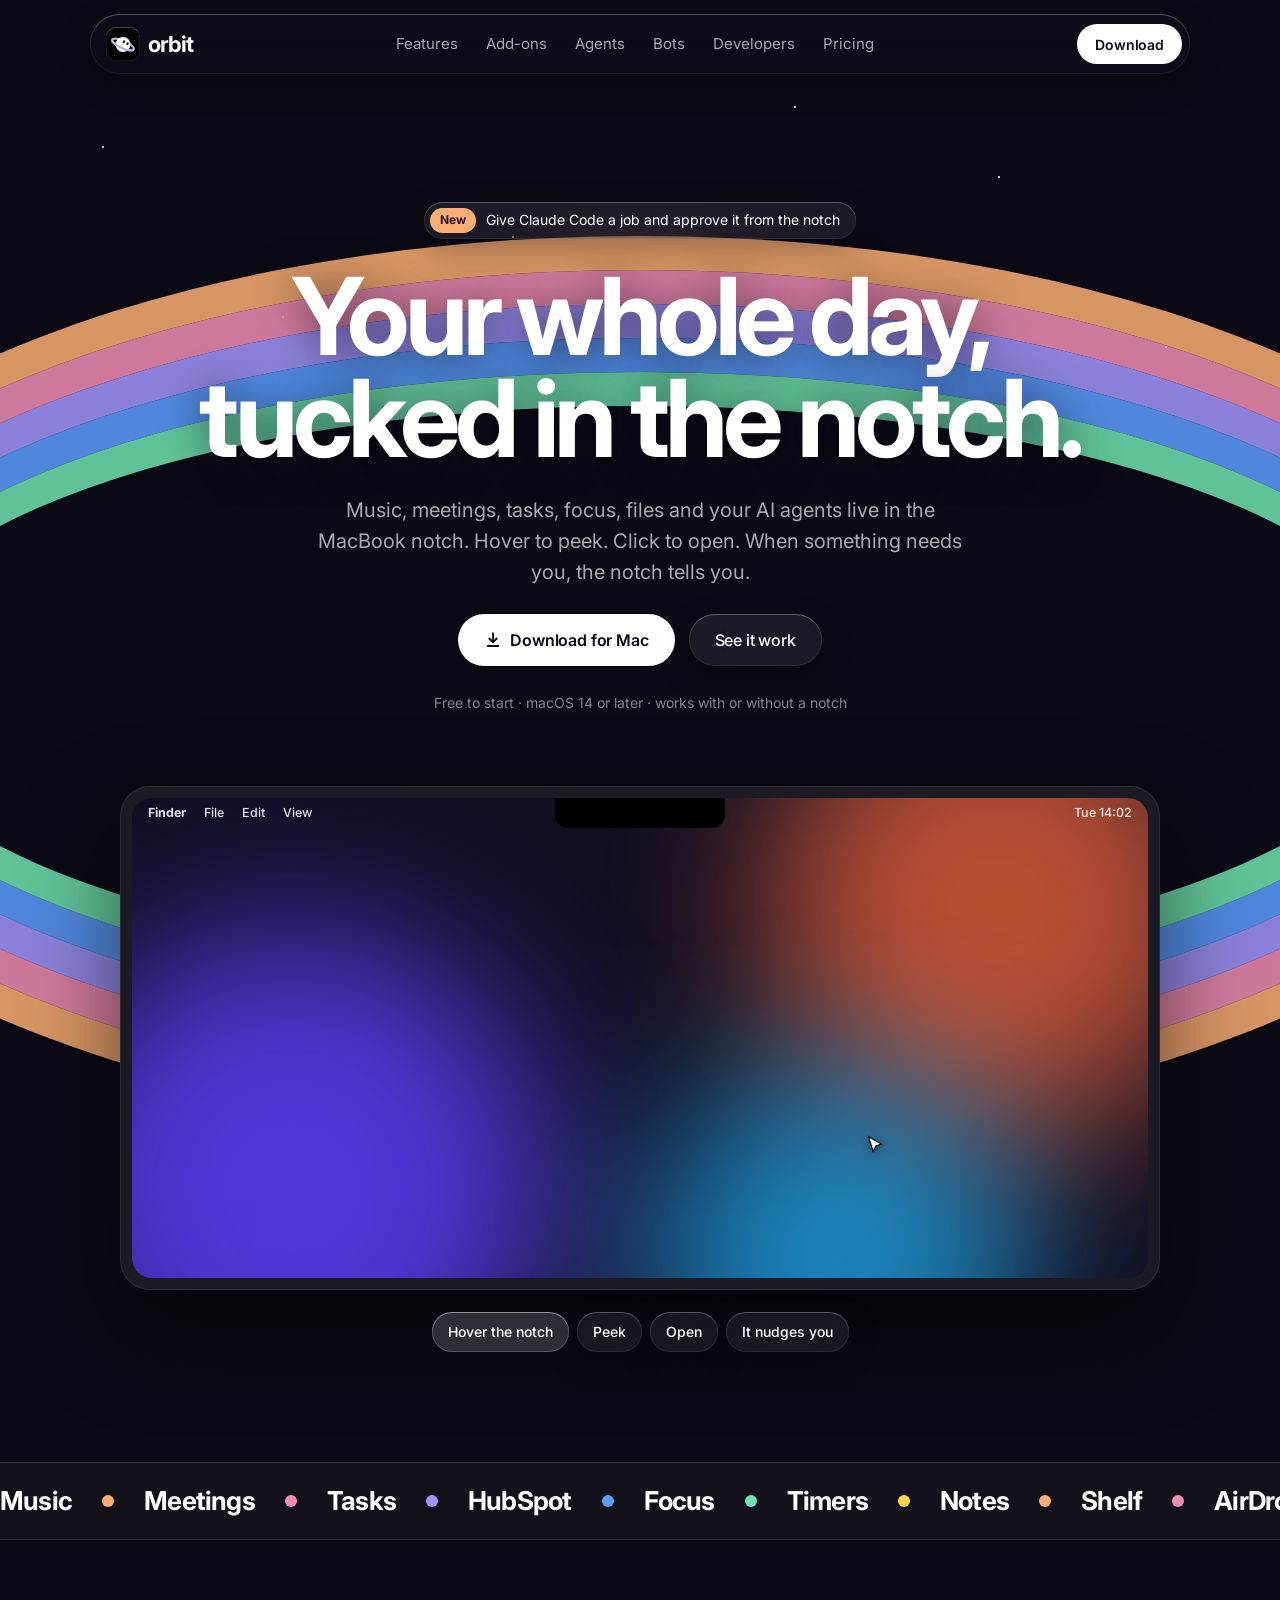
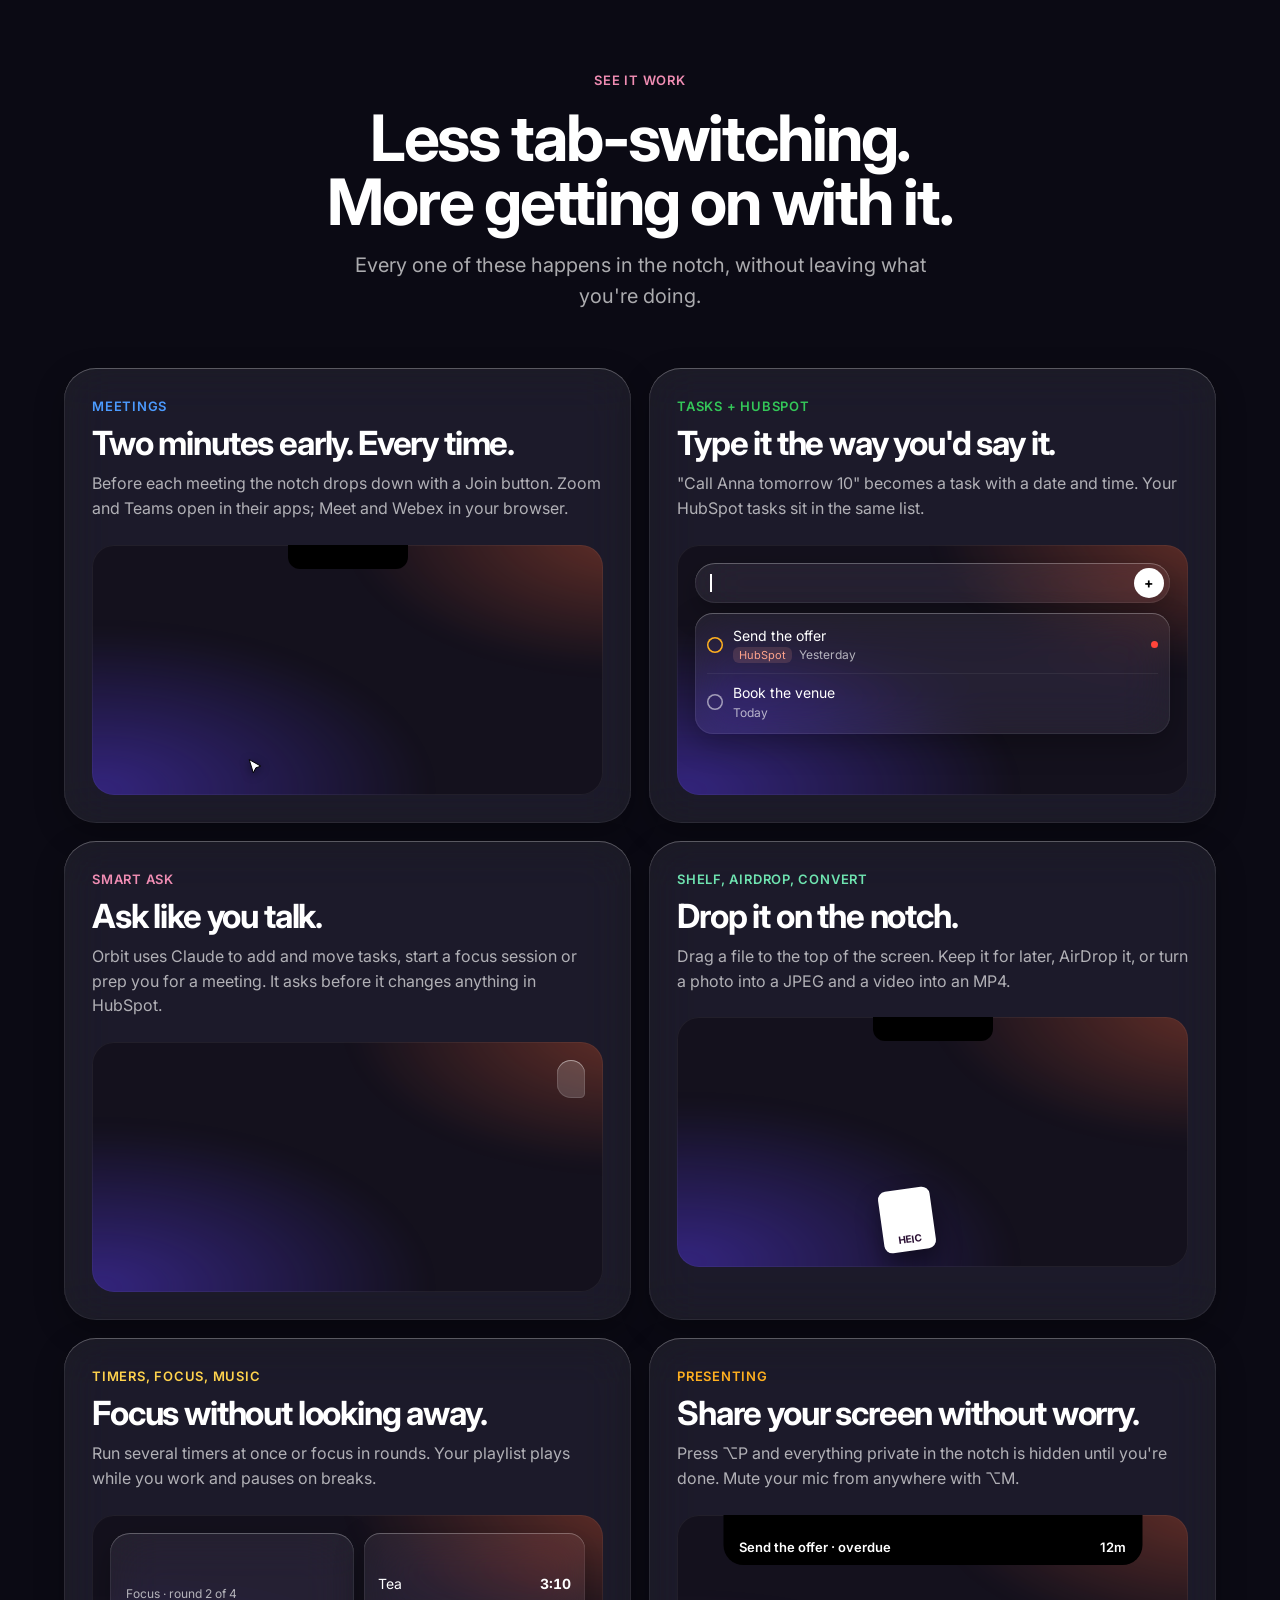
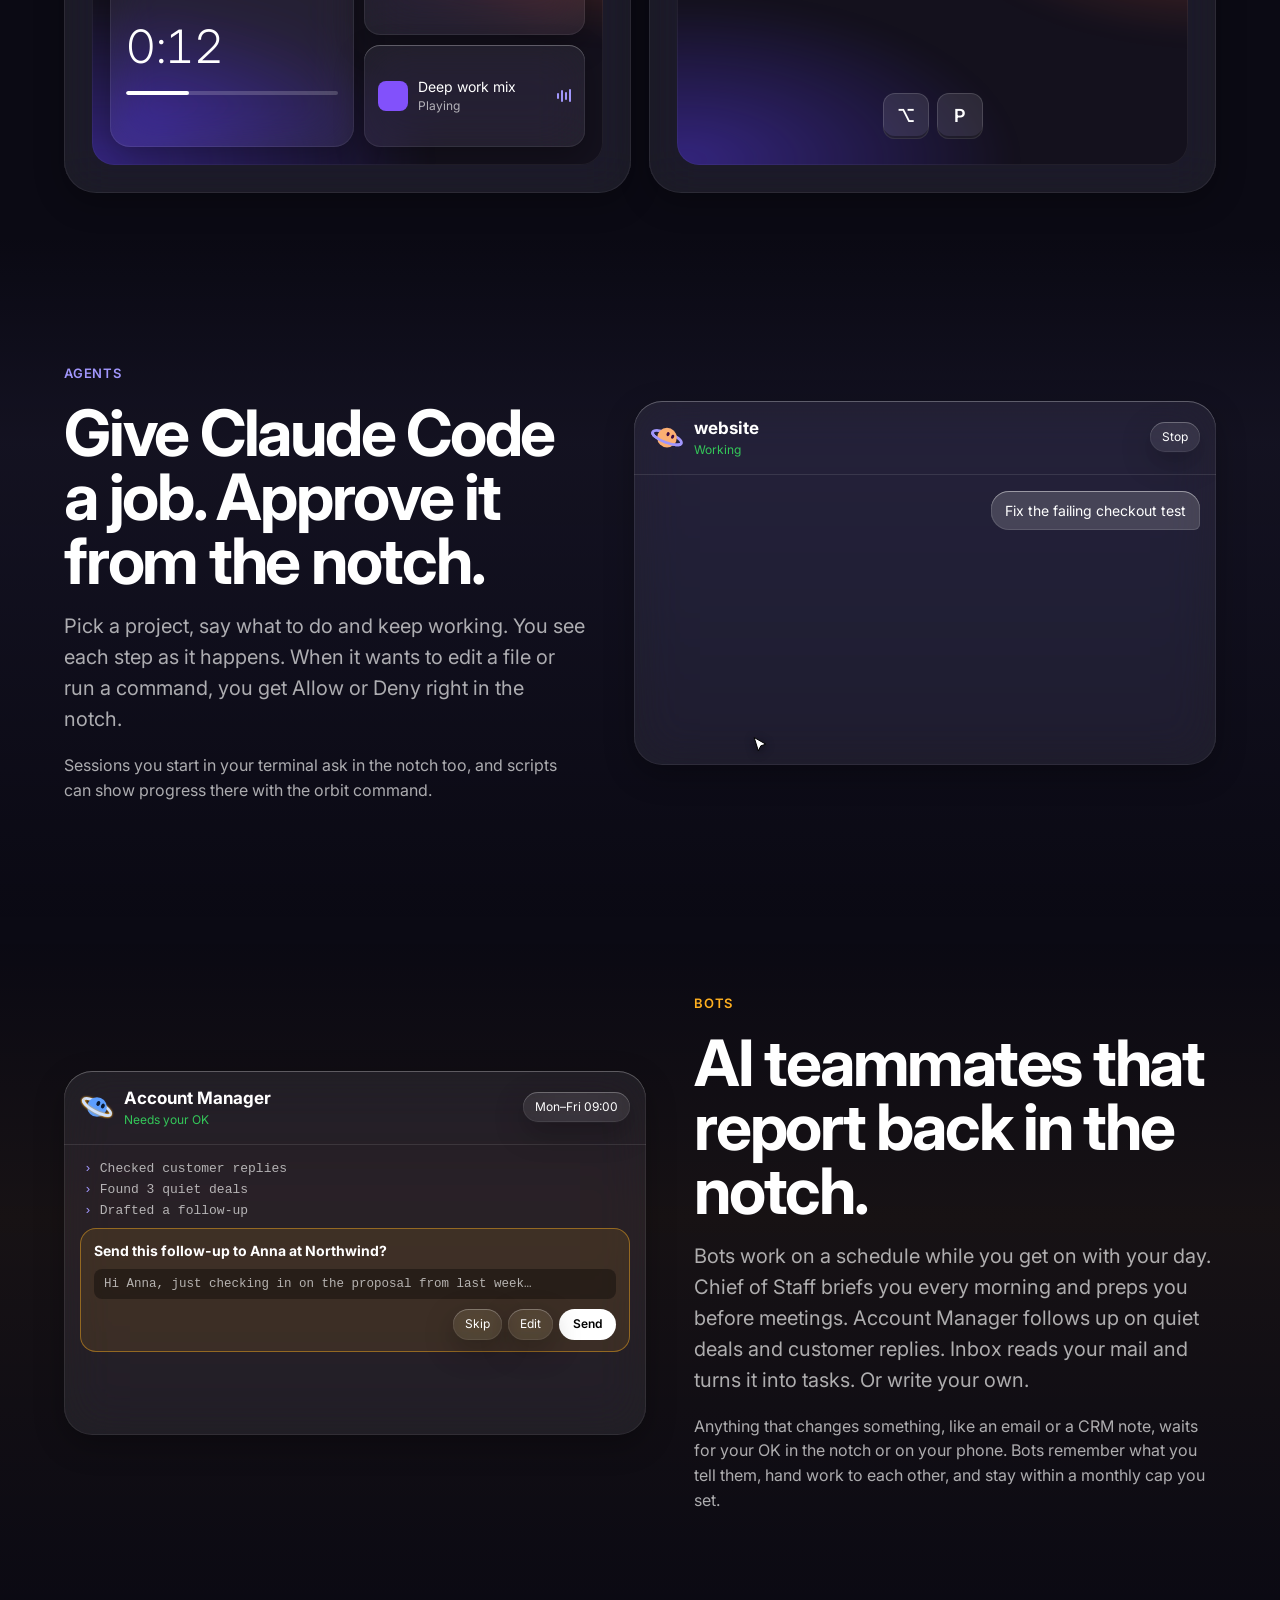
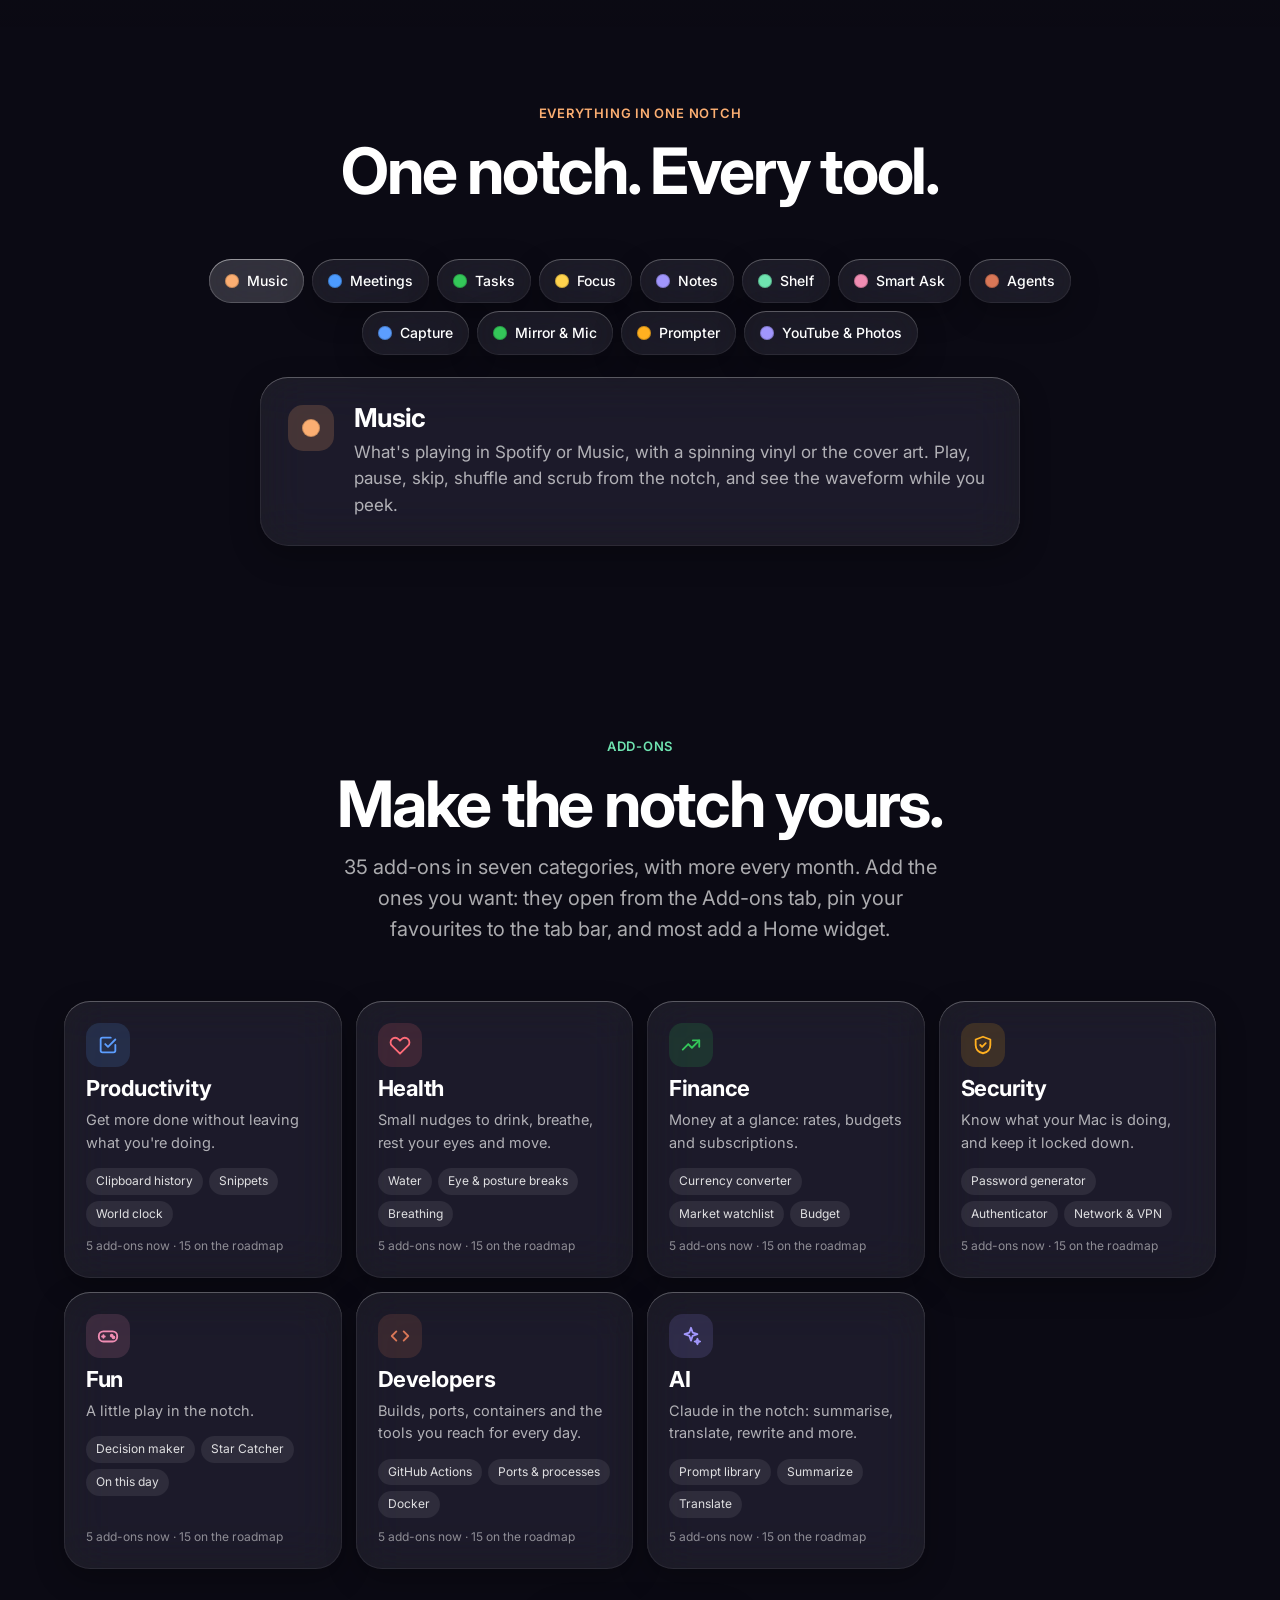
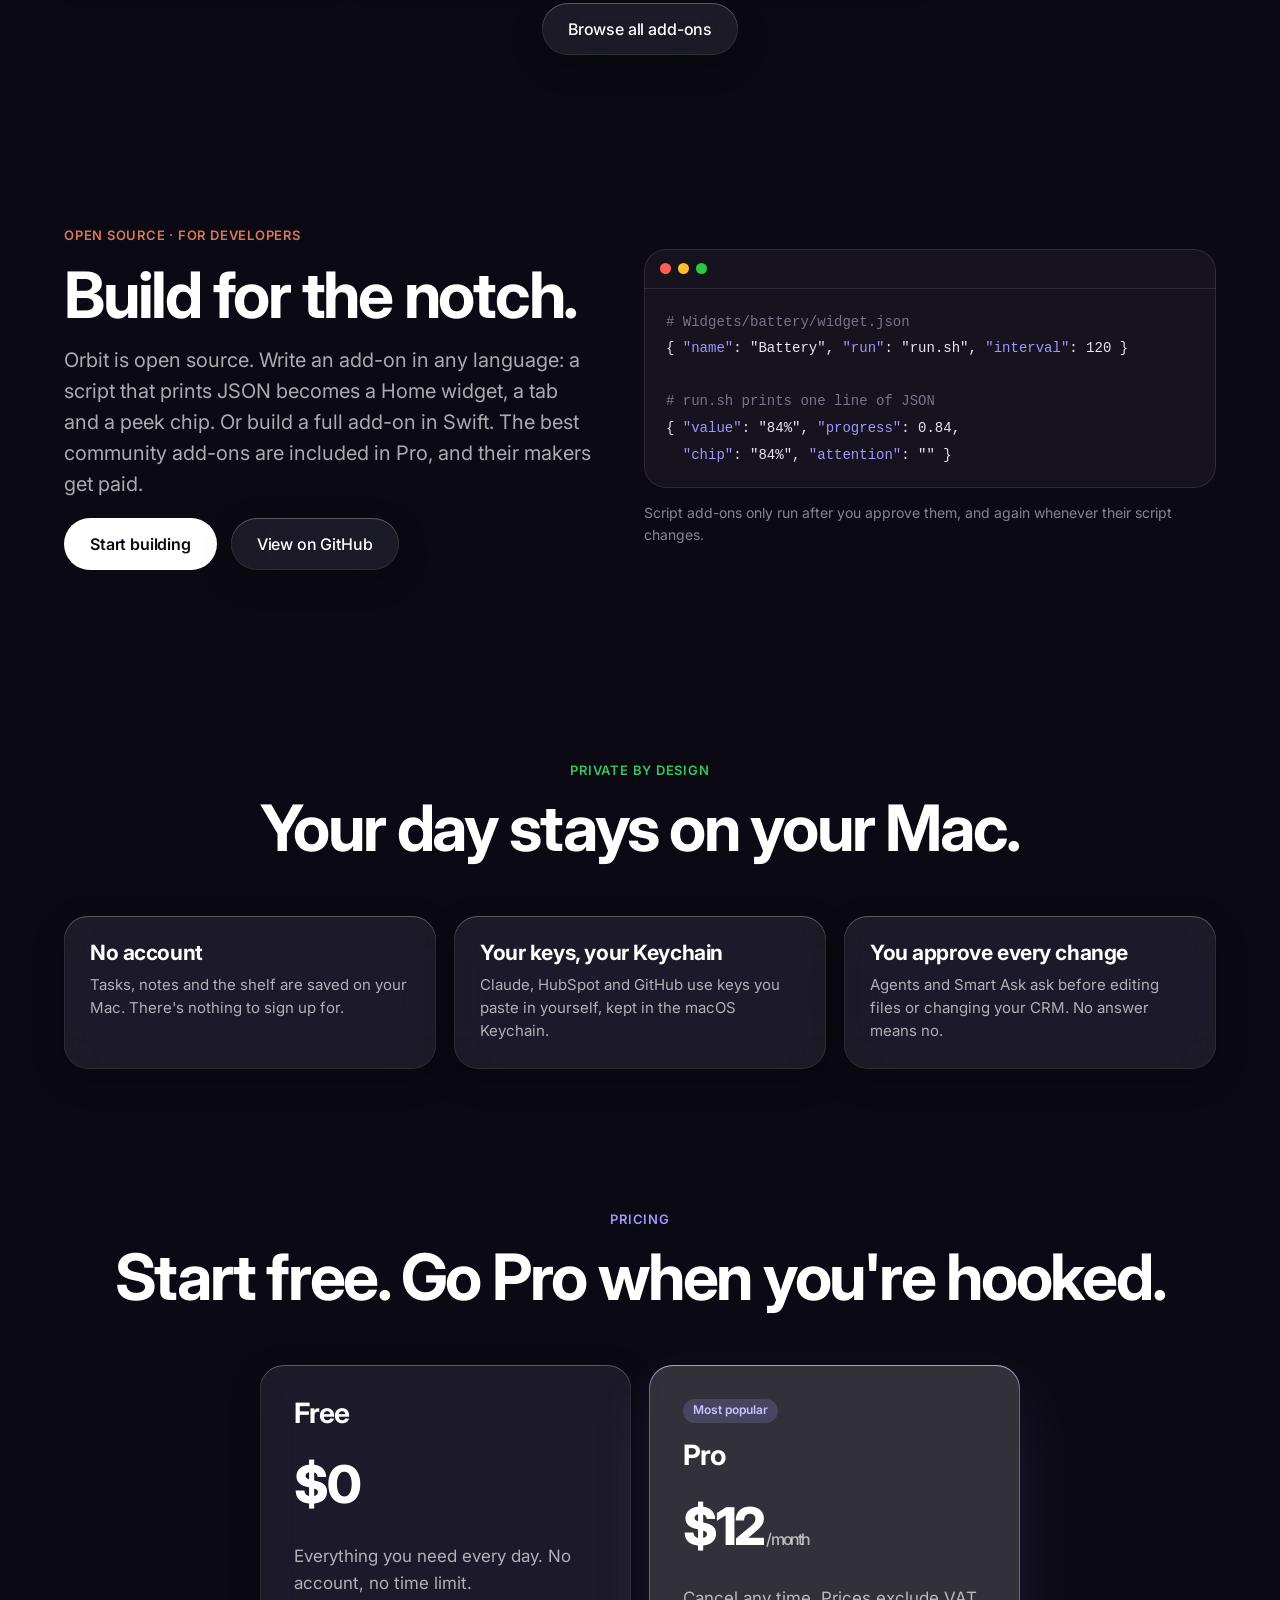
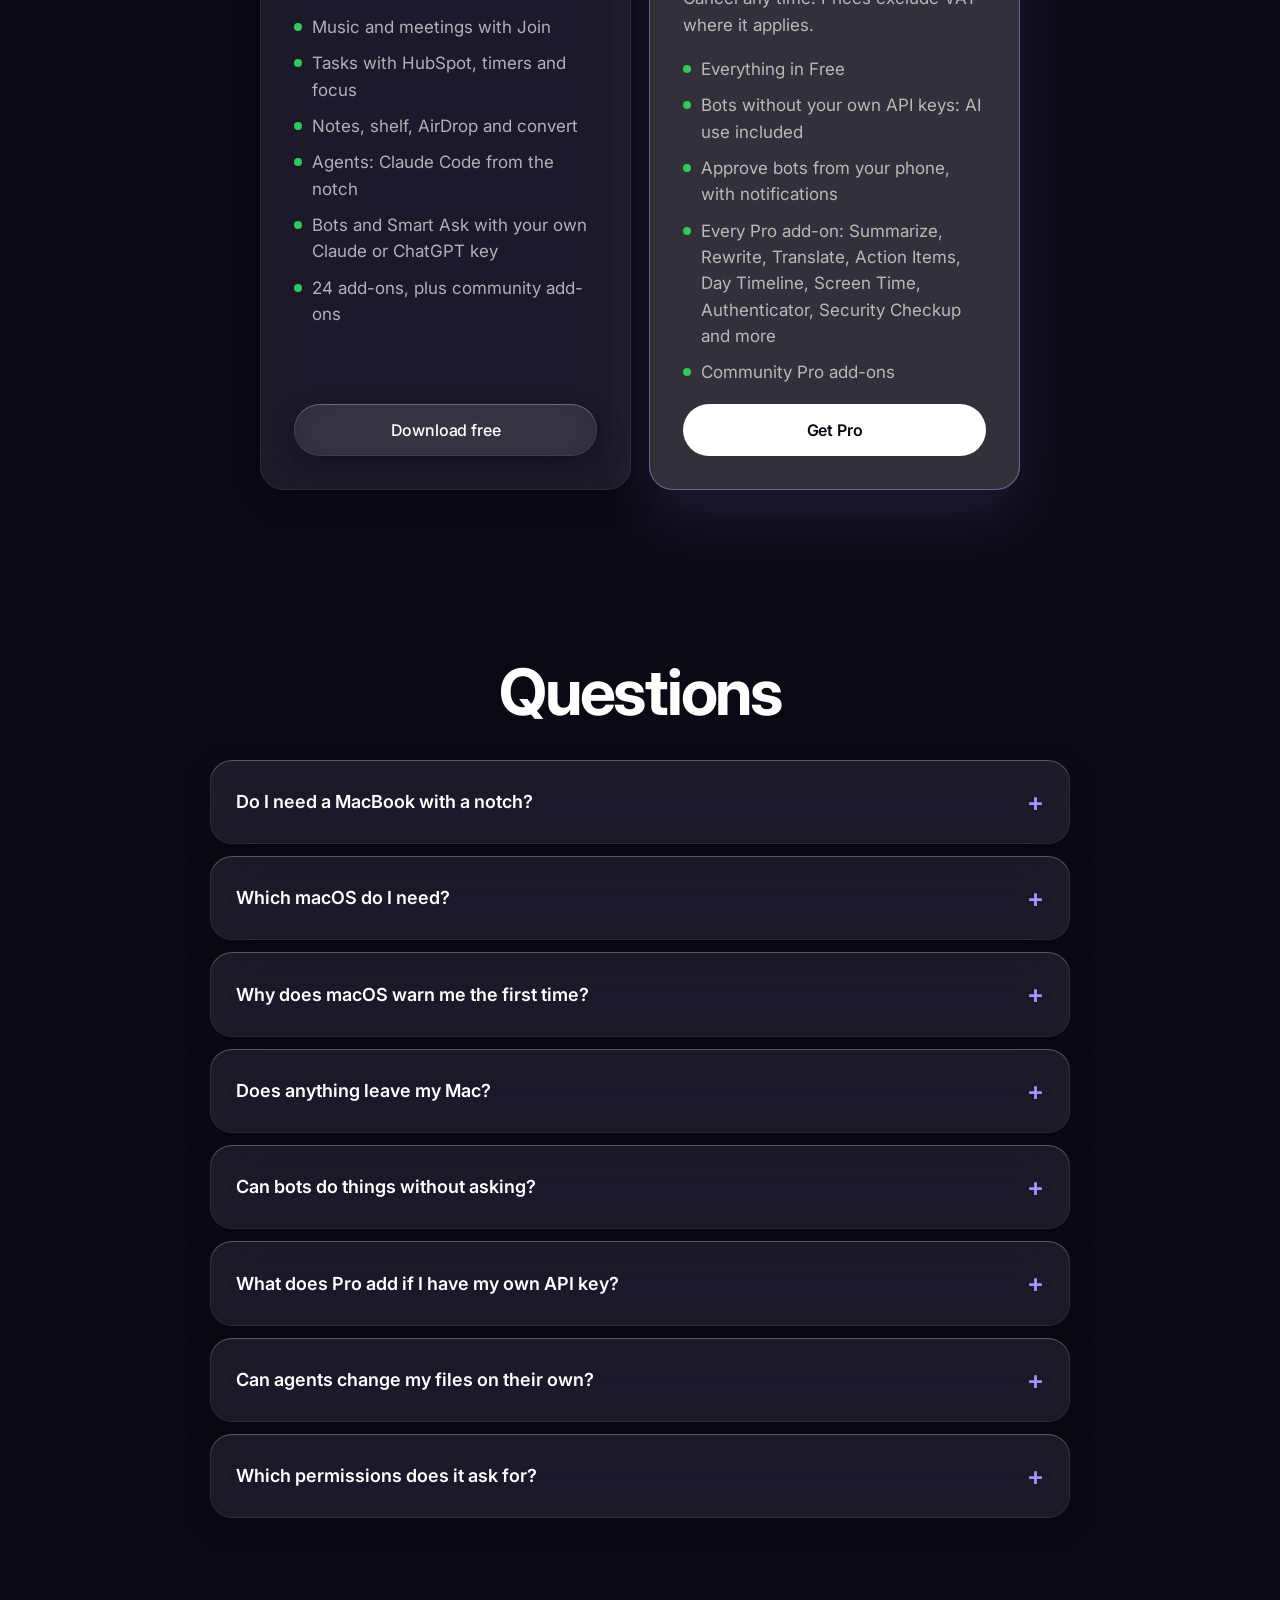
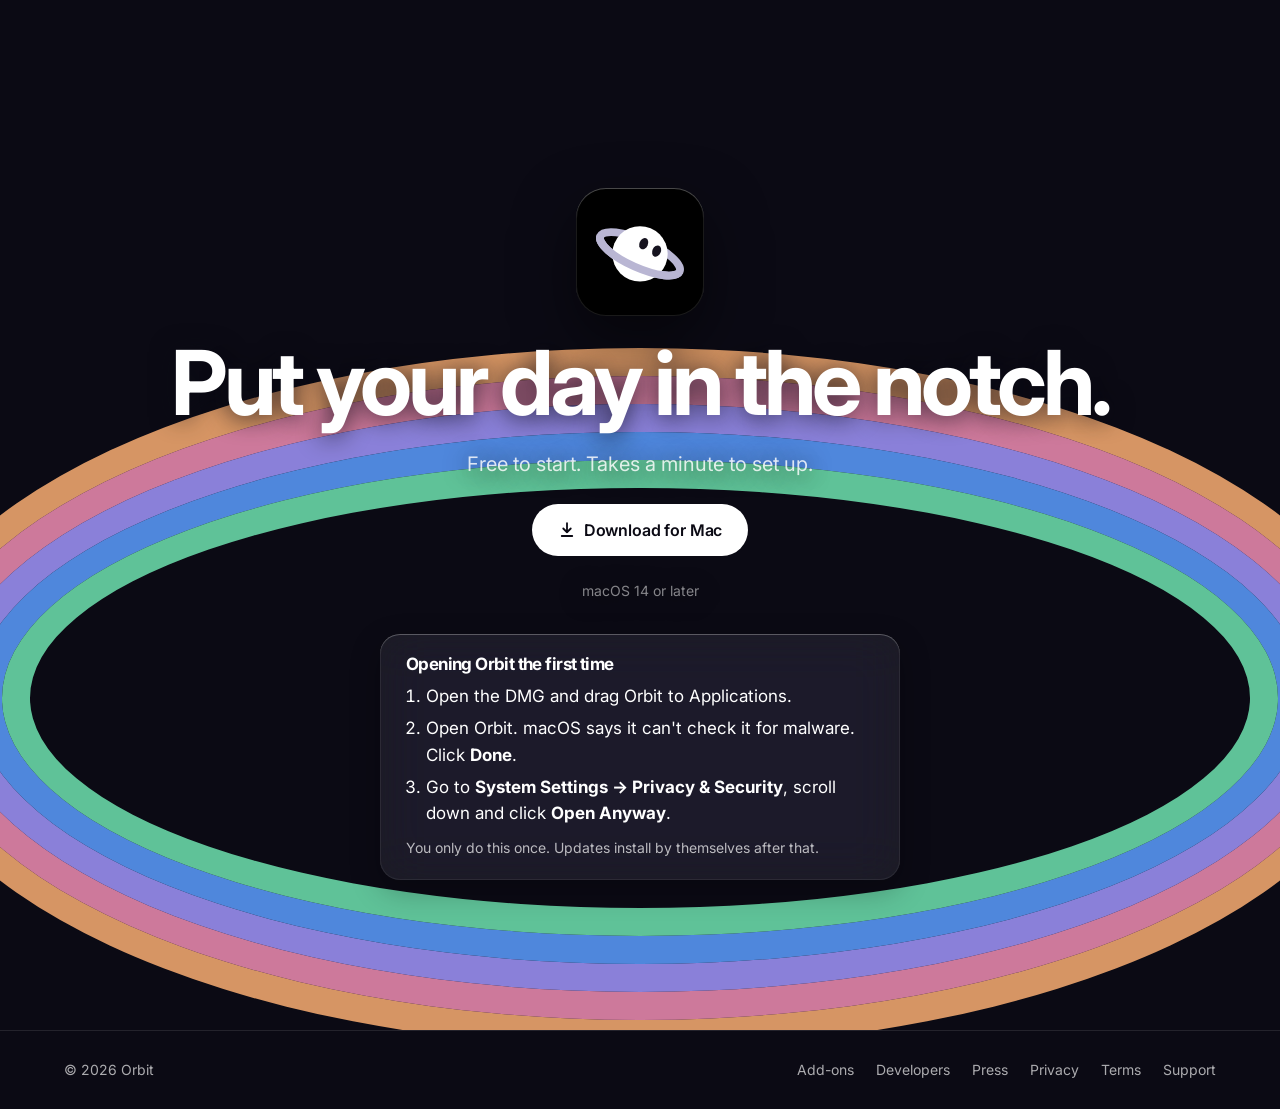
<file: website/index.html>
<!doctype html>
<html lang="en">
<head>
  <meta charset="utf-8">
  <meta name="viewport" content="width=device-width, initial-scale=1">
  <title>Orbit — your whole day, in the Mac notch</title>
  <meta name="description" content="Orbit turns the MacBook notch into a home for your music, meetings, tasks, focus, files and AI agents. Hover to peek, click to open.">
  <meta name="theme-color" content="#0B0A14">
  <meta property="og:title" content="Orbit — your whole day, in the Mac notch">
  <meta property="og:description" content="Music, meetings, tasks, focus, files and AI agents, one hover away.">
  <link rel="icon" href="assets/favicon.svg" type="image/svg+xml">
  <link rel="preconnect" href="https://fonts.googleapis.com">
  <link rel="preconnect" href="https://fonts.gstatic.com" crossorigin>
  <link href="https://fonts.googleapis.com/css2?family=Inter:wght@300;400;500;600;700;800&display=swap" rel="stylesheet">
  <link rel="stylesheet" href="assets/styles.css">
  <script src="assets/orbit.js" defer></script>
  <script src="assets/addons.js" defer></script>
  <script src="assets/main.js" defer></script>
</head>
<body>

<div class="nav-shell">
  <nav class="nav glass" aria-label="Main">
    <a class="brand" href="#top" aria-label="Orbit home"><span class="app-icon" aria-hidden="true"><orbit-character size="26" color="White" motion="still"></orbit-character></span>orbit</a>
    <div class="nav-links">
      <a href="#features">Features</a>
      <a href="#addons">Add-ons</a>
      <a href="#agents">Agents</a>
      <a href="#bots">Bots</a>
      <a href="developers.html">Developers</a>
      <a href="#pricing">Pricing</a>
    </div>
    <a class="btn btn-primary btn-sm" href="#download">Download</a>
  </nav>
</div>

<main>
  <!-- Hero -->
  <section class="hero" id="top">
    <div class="stars" aria-hidden="true">
      <span style="left:8%;top:160px"></span><span style="left:22%;top:330px;animation-delay:1s"></span>
      <span style="left:78%;top:190px;animation-delay:.5s"></span><span style="left:91%;top:360px;animation-delay:1.8s"></span>
      <span style="left:62%;top:120px;animation-delay:2.3s"></span><span style="left:40%;top:250px;animation-delay:1.4s"></span>
    </div>
    <div class="rings" aria-hidden="true" style="top:250px"><span></span><span></span><span></span><span></span><span></span></div>

    <div class="wrap hero-copy">
      <a class="badge glass" href="#agents"><b>New</b>Give Claude Code a job and approve it from the notch</a>
      <h1>Your whole day, tucked in the notch.</h1>
      <p class="lead">Music, meetings, tasks, focus, files and your AI agents live in the MacBook notch. Hover to peek. Click to open. When something needs you, the notch tells you.</p>
      <div class="actions">
        <a class="btn btn-primary" href="#download">
          <svg width="18" height="18" viewBox="0 0 24 24" aria-hidden="true"><path d="M12 3v12m0 0l-5-5m5 5l5-5M5 20h14" fill="none" stroke="currentColor" stroke-width="2.4" stroke-linecap="round" stroke-linejoin="round"/></svg>
          Download for Mac</a>
        <a class="btn btn-glass glass" href="#features">See it work</a>
      </div>
      <p class="meta">Free to start · macOS 14 or later · works with or without a notch</p>
    </div>

    <!-- The notch film: hover → peek → open → nudge, on a loop -->
    <div class="wrap" style="position:relative">
      <div class="device">
        <div class="screen film" id="film" data-state="open" role="img" aria-label="The Orbit app: the MacBook notch widens into a peek, opens into a glass panel, and drops down an alert before a meeting">
          <div class="blob" style="width:520px;height:520px;left:-100px;top:130px;background:#5B3DF5;opacity:.85"></div>
          <div class="blob" style="width:460px;height:460px;right:-80px;top:-120px;background:#FF6A3D;opacity:.7"></div>
          <div class="blob" style="width:380px;height:380px;right:120px;bottom:-170px;background:#1FB6FF;opacity:.7"></div>
          <div class="menubar" aria-hidden="true"><span>Finder</span><span>File</span><span>Edit</span><span>View</span><span class="clock">Tue 14:02</span></div>

          <!-- Peek -->
          <div class="peek-pill">
            <span class="peek-l"><i class="art"></i><i class="wave"><b></b><b></b><b></b><b></b><b></b></i></span>
            <span class="peek-r"><i class="dot" style="background:var(--meeting)"></i>12m</span>
            <span class="peek-chips"><span>Weekly sync · in 12 min</span><span>2 tasks due today</span></span>
          </div>

          <!-- Open panel -->
          <div class="app-panel panel">
            <div class="app-head">
              <span class="who"><orbit-character size="30" color="White" motion="idle"></orbit-character>Afternoon, Sam</span>
              <span class="dots"><span class="glass"></span><span class="glass"></span><span class="glass"></span></span>
            </div>
            <div class="tabbar glass">
              <span class="on glass-hi"><svg width="13" height="13" viewBox="0 0 24 24" fill="none" stroke="currentColor" stroke-width="2.2"><rect x="3" y="3" width="7" height="7" rx="2"/><rect x="14" y="3" width="7" height="7" rx="2"/><rect x="3" y="14" width="7" height="7" rx="2"/><rect x="14" y="14" width="7" height="7" rx="2"/></svg>Home</span>
              <span><svg width="13" height="13" viewBox="0 0 24 24" fill="none" stroke="currentColor" stroke-width="2.2" stroke-linecap="round"><path d="M9 18V5l11-2v13"/><circle cx="6" cy="18" r="3"/><circle cx="17" cy="16" r="3"/></svg></span>
              <span><svg width="13" height="13" viewBox="0 0 24 24" fill="none" stroke="currentColor" stroke-width="2.2" stroke-linecap="round"><rect x="3" y="5" width="18" height="16" rx="3"/><path d="M3 10h18M8 3v4M16 3v4"/></svg></span>
              <span><svg width="13" height="13" viewBox="0 0 24 24" fill="none" stroke="currentColor" stroke-width="2.2" stroke-linecap="round"><circle cx="12" cy="12" r="9"/><path d="M8 12l3 3 5-6"/></svg></span>
              <span><svg width="13" height="13" viewBox="0 0 24 24" fill="none" stroke="currentColor" stroke-width="2.2" stroke-linecap="round"><circle cx="12" cy="13" r="8"/><path d="M12 9v4l2 2M10 2h4"/></svg></span>
              <span><svg width="13" height="13" viewBox="0 0 24 24" fill="none" stroke="currentColor" stroke-width="2.2" stroke-linejoin="round"><path d="M3 13l3-8h12l3 8v6H3z"/><path d="M3 13h5l1 2h6l1-2h5"/></svg></span>
              <span><svg width="13" height="13" viewBox="0 0 24 24" fill="none" stroke="currentColor" stroke-width="2.2" stroke-linecap="round"><path d="M8 7l-5 5 5 5M16 7l5 5-5 5"/></svg></span>
            </div>
            <div class="app-grid">
              <div class="tile glass span2">
                <small><i class="ring-dot" style="width:7px;height:7px;background:var(--meeting)"></i>Next meeting · in 12 min</small>
                <div class="big">Weekly sync</div>
                <div style="display:flex;gap:6px"><span class="pill-w">Join</span><span class="pill-g glass">Prep</span></div>
              </div>
              <div class="tile glass">
                <small>Focus</small>
                <div class="num" data-live-timer>17:42</div>
                <div class="bar"><i style="width:40%;background:var(--o-mint)"></i></div>
              </div>
              <div class="tile glass" style="flex-direction:row;align-items:center;gap:10px">
                <span style="width:40px;height:40px;border-radius:10px;background:#E8603C;flex-shrink:0"></span>
                <span style="min-width:0"><b style="font-size:12px;display:block">Now playing</b><small>Spotify</small></span>
              </div>
              <div class="tile glass opt">
                <div class="task"><i class="ring-dot" style="box-shadow:inset 0 0 0 1.5px var(--attention)"></i>Send the offer</div>
                <div class="task"><i class="ring-dot" style="box-shadow:inset 0 0 0 1.5px rgba(255,255,255,.6)"></i>Call Anna 16:00</div>
              </div>
              <div class="tile glass" style="flex-direction:row;align-items:center;gap:8px">
                <orbit-character size="36" color="Original" motion="working"></orbit-character>
                <span style="min-width:0"><b style="font-size:12px;display:block">Claude Code</b><small>working…</small></span>
              </div>
            </div>
          </div>

          <!-- Nudge: meeting alert -->
          <div class="alert-panel panel">
            <orbit-character size="50" color="White" mood="wide" motion="nudge" tint="#4C9BFF"></orbit-character>
            <span style="flex-grow:1;min-width:0"><b style="display:block;font-size:15px">Weekly sync starts in 2 min</b><small style="color:var(--text-2);font-size:12px">Zoom · 4 people</small></span>
            <span class="pill-g glass hide-sm">Later</span><span class="pill-w">Join</span>
          </div>

          <div class="notch"></div>
          <svg class="cursor" width="22" height="22" viewBox="0 0 24 24" aria-hidden="true"><path d="M5 3l14 8-6 2-3 6z" fill="#fff" stroke="#000" stroke-width="1.2"/></svg>
        </div>
      </div>
      <div class="film-steps" role="group" aria-label="Show a step">
        <button class="chip glass" data-step="closed">Hover the notch</button>
        <button class="chip glass" data-step="peek">Peek</button>
        <button class="chip glass" data-step="open" aria-pressed="true">Open</button>
        <button class="chip glass" data-step="nudge">It nudges you</button>
      </div>
    </div>
  </section>

  <!-- Marquee -->
  <div class="marquee" aria-label="Music, meetings, tasks, HubSpot, focus, timers, notes, shelf, AirDrop, convert, Smart Ask and agents">
    <div class="marquee-track" aria-hidden="true" id="marquee"></div>
  </div>

  <!-- Feature demos -->
  <section id="features" class="pad" style="padding-bottom:40px">
    <div class="wrap">
      <div class="section-head reveal">
        <span class="eyebrow" style="color:var(--o-pink)">See it work</span>
        <h2 class="h2">Less tab-switching.<br>More getting on with it.</h2>
        <p class="lead">Every one of these happens in the notch, without leaving what you're doing.</p>
      </div>

      <div class="demos">
        <!-- Meetings -->
        <article class="demo-card glass reveal">
          <div class="demo-copy">
            <span class="eyebrow" style="color:var(--meeting)">Meetings</span>
            <h3>Two minutes early. Every time.</h3>
            <p>Before each meeting the notch drops down with a Join button. Zoom and Teams open in their apps; Meet and Webex in your browser.</p>
          </div>
          <div class="demo-stage" data-demo="meeting">
            <div class="mini-screen">
              <div class="notch"></div>
              <div class="d-alert panel">
                <orbit-character size="44" color="White" mood="wide" motion="nudge" tint="#4C9BFF"></orbit-character>
                <span class="grow"><b data-title>Weekly sync starts in 2 min</b><small data-sub>Zoom · 4 people</small></span>
                <span class="pill-w" data-join>Join</span>
              </div>
              <svg class="cursor" width="20" height="20" viewBox="0 0 24 24" aria-hidden="true"><path d="M5 3l14 8-6 2-3 6z" fill="#fff" stroke="#000" stroke-width="1.2"/></svg>
            </div>
          </div>
        </article>

        <!-- Tasks -->
        <article class="demo-card glass reveal">
          <div class="demo-copy">
            <span class="eyebrow" style="color:var(--live)">Tasks + HubSpot</span>
            <h3>Type it the way you'd say it.</h3>
            <p>"Call Anna tomorrow 10" becomes a task with a date and time. Your HubSpot tasks sit in the same list.</p>
          </div>
          <div class="demo-stage" data-demo="tasks">
            <div class="d-tasks">
              <div class="d-input glass"><span data-typed>Call Anna tomorrow 10</span><i class="caret"></i><span class="plus-btn">+</span></div>
              <div class="d-list glass">
                <div class="d-row new" data-new><i class="circle"></i><span class="grow">Call Anna<small>Tomorrow 10:00</small></span><i class="prio" style="background:var(--attention)"></i></div>
                <div class="d-row"><i class="circle" style="box-shadow:inset 0 0 0 1.5px var(--attention)"></i><span class="grow">Send the offer<small><em class="tag">HubSpot</em> Yesterday</small></span><i class="prio" style="background:var(--error)"></i></div>
                <div class="d-row done" data-tick><i class="circle"></i><span class="grow">Book the venue<small>Today</small></span></div>
              </div>
            </div>
          </div>
        </article>

        <!-- Ask -->
        <article class="demo-card glass reveal">
          <div class="demo-copy">
            <span class="eyebrow" style="color:var(--o-pink)">Smart Ask</span>
            <h3>Ask like you talk.</h3>
            <p>Orbit uses Claude to add and move tasks, start a focus session or prep you for a meeting. It asks before it changes anything in HubSpot.</p>
          </div>
          <div class="demo-stage" data-demo="ask">
            <div class="d-chat">
              <div class="bubble-me glass-hi"><span data-typed>Move the offer to Monday 9</span></div>
              <div class="d-reply" data-reply>
                <orbit-character size="34" color="White" motion="thinking" data-orbit></orbit-character>
                <div class="d-card glass">
                  <span data-thinking class="thinking"><i></i><i></i><i></i></span>
                  <div data-answer>
                    <b>Send the offer</b>
                    <small>Move to Monday 09:00 in HubSpot?</small>
                    <div class="row"><span class="pill-w" data-ok>Move it</span><span class="pill-g glass">Cancel</span></div>
                  </div>
                </div>
              </div>
              <div class="status-pill" data-done><i class="dot" style="background:var(--live)"></i>Moved in HubSpot</div>
            </div>
          </div>
        </article>

        <!-- Shelf -->
        <article class="demo-card glass reveal">
          <div class="demo-copy">
            <span class="eyebrow" style="color:var(--o-mint)">Shelf, AirDrop, Convert</span>
            <h3>Drop it on the notch.</h3>
            <p>Drag a file to the top of the screen. Keep it for later, AirDrop it, or turn a photo into a JPEG and a video into an MP4.</p>
          </div>
          <div class="demo-stage" data-demo="shelf">
            <div class="mini-screen">
              <div class="notch"></div>
              <div class="d-drop panel">
                <span class="zone glass-hi" data-zone>Keep on shelf</span><span class="zone glass">AirDrop</span><span class="zone glass">Convert</span>
              </div>
              <div class="d-shelf panel">
                <span class="file-chip glass"><i></i><span data-name>beach.jpg</span></span>
                <span class="pill-g glass" data-convert>Converted from HEIC</span>
              </div>
              <div class="file" data-file>HEIC</div>
            </div>
          </div>
        </article>

        <!-- Focus + music -->
        <article class="demo-card glass reveal">
          <div class="demo-copy">
            <span class="eyebrow" style="color:var(--o-sunny)">Timers, Focus, Music</span>
            <h3>Focus without looking away.</h3>
            <p>Run several timers at once or focus in rounds. Your playlist plays while you work and pauses on breaks.</p>
          </div>
          <div class="demo-stage" data-demo="focus">
            <div class="d-focus">
              <div class="glass focus-main">
                <small>Focus · round 2 of 4</small>
                <div class="num big-num" data-clock>17:42</div>
                <div class="bar"><i data-progress style="width:30%;background:#fff"></i></div>
              </div>
              <div class="d-side">
                <div class="glass mini-row"><span>Tea</span><b data-tea>3:10</b></div>
                <div class="glass mini-row music"><i class="art"></i><span class="grow">Deep work mix<small data-music>Playing</small></span><i class="wave"><b></b><b></b><b></b><b></b></i></div>
              </div>
            </div>
          </div>
        </article>

        <!-- Presenting -->
        <article class="demo-card glass reveal">
          <div class="demo-copy">
            <span class="eyebrow" style="color:var(--attention)">Presenting</span>
            <h3>Share your screen without worry.</h3>
            <p>Press ⌥P and everything private in the notch is hidden until you're done. Mute your mic from anywhere with ⌥M.</p>
          </div>
          <div class="demo-stage" data-demo="present">
            <div class="mini-screen">
              <div class="notch"></div>
              <div class="d-peek" data-peek><span data-left>Send the offer · overdue</span><span data-right>12m</span></div>
              <div class="keys"><kbd>⌥</kbd><kbd>P</kbd></div>
            </div>
          </div>
        </article>
      </div>
    </div>
  </section>

  <!-- Agents -->
  <section id="agents" class="pad" style="background:linear-gradient(180deg,transparent,rgba(161,150,252,.06) 30%,transparent)">
    <div class="wrap agents">
      <div style="flex:1 1 420px;display:flex;flex-direction:column;gap:18px" class="reveal">
        <span class="eyebrow" style="color:var(--o-purple)">Agents</span>
        <h2 class="h2">Give Claude Code a job. Approve it from the notch.</h2>
        <p class="lead">Pick a project, say what to do and keep working. You see each step as it happens. When it wants to edit a file or run a command, you get Allow or Deny right in the notch.</p>
        <p class="lead" style="font-size:16px">Sessions you start in your terminal ask in the notch too, and scripts can show progress there with the orbit command.</p>
      </div>
      <div style="flex:1 1 480px;min-width:0" class="reveal">
        <div class="agent-window glass" data-demo="agent">
          <div class="aw-head"><orbit-character size="34" color="Original" motion="working" data-orbit></orbit-character><span class="grow"><b>website</b><small data-state>Working</small></span><span class="pill-g glass">Stop</span></div>
          <div class="aw-body">
            <div class="bubble-me glass-hi">Fix the failing checkout test</div>
            <div class="aw-steps" data-steps>
              <div class="aw-step"><i>›</i>Reading checkout.test.ts</div>
              <div class="aw-step"><i>›</i>Editing price.ts</div>
            </div>
            <div class="aw-allow" data-allow>
              <b>Allow? Running npm test</b>
              <code>npm test</code>
              <div class="row"><span class="pill-g glass">Deny</span><span class="pill-w" data-allow-btn>Allow</span></div>
            </div>
            <div class="aw-done" data-result><i class="dot" style="background:var(--live)"></i>12 tests pass. The price helper forgot VAT.</div>
          </div>
          <svg class="cursor" width="20" height="20" viewBox="0 0 24 24" aria-hidden="true"><path d="M5 3l14 8-6 2-3 6z" fill="#fff" stroke="#000" stroke-width="1.2"/></svg>
        </div>
      </div>
    </div>
  </section>

  <!-- Bots -->
  <section id="bots" class="pad" style="padding-top:60px;background:linear-gradient(180deg,transparent,rgba(255,176,32,.05) 40%,transparent)">
    <div class="wrap agents">
      <div style="flex:1 1 480px;min-width:0" class="reveal">
        <div class="agent-window glass">
          <div class="aw-head"><orbit-character size="34" color="Bluey" motion="nudge"></orbit-character><span class="grow"><b>Account Manager</b><small>Needs your OK</small></span><span class="pill-g glass">Mon–Fri 09:00</span></div>
          <div class="aw-body">
            <div class="aw-steps">
              <div class="aw-step"><i>›</i>Checked customer replies</div>
              <div class="aw-step"><i>›</i>Found 3 quiet deals</div>
              <div class="aw-step"><i>›</i>Drafted a follow-up</div>
            </div>
            <div class="aw-allow">
              <b>Send this follow-up to Anna at Northwind?</b>
              <code>Hi Anna, just checking in on the proposal from last week…</code>
              <div class="row"><span class="pill-g glass">Skip</span><span class="pill-g glass">Edit</span><span class="pill-w">Send</span></div>
            </div>
          </div>
        </div>
      </div>
      <div style="flex:1 1 420px;display:flex;flex-direction:column;gap:18px" class="reveal">
        <span class="eyebrow" style="color:var(--attention)">Bots</span>
        <h2 class="h2">AI teammates that report back in the notch.</h2>
        <p class="lead">Bots work on a schedule while you get on with your day. Chief of Staff briefs you every morning and preps you before meetings. Account Manager follows up on quiet deals and customer replies. Inbox reads your mail and turns it into tasks. Or write your own.</p>
        <p class="lead" style="font-size:16px">Anything that changes something, like an email or a CRM note, waits for your OK in the notch or on your phone. Bots remember what you tell them, hand work to each other, and stay within a monthly cap you set.</p>
      </div>
    </div>
  </section>

  <!-- Everything: chips that switch the description -->
  <section id="everything" class="pad" style="padding-top:60px">
    <div class="wrap">
      <div class="section-head reveal">
        <span class="eyebrow" style="color:var(--o-orange)">Everything in one notch</span>
        <h2 class="h2">One notch. Every tool.</h2>
      </div>
      <div class="picker everything reveal" role="tablist" aria-label="Features" id="feature-tabs"></div>
      <div class="feature-panel glass reveal" role="tabpanel" id="feature-panel" aria-live="polite">
        <span class="ico" id="feature-ico"></span>
        <div><h3 id="feature-title"></h3><p id="feature-text"></p></div>
      </div>
    </div>
  </section>

  <!-- Add-ons -->
  <section id="addons" class="pad" style="padding-top:60px">
    <div class="wrap">
      <div class="section-head reveal">
        <span class="eyebrow" style="color:var(--o-mint)">Add-ons</span>
        <h2 class="h2">Make the notch yours.</h2>
        <p class="lead">35 add-ons in seven categories, with more every month. Add the ones you want: they open from the Add-ons tab, pin your favourites to the tab bar, and most add a Home widget.</p>
      </div>
      <div class="cat-grid" id="cat-grid"></div>
      <div class="actions" style="margin-top:34px"><a class="btn btn-glass glass" href="addons.html">Browse all add-ons</a></div>
    </div>
  </section>

  <!-- Developers -->
  <section id="developers" class="pad" style="padding-top:40px">
    <div class="wrap dev-split">
      <div class="reveal" style="flex:1 1 420px;display:flex;flex-direction:column;gap:18px">
        <span class="eyebrow" style="color:var(--claude)">Open source · For developers</span>
        <h2 class="h2">Build for the notch.</h2>
        <p class="lead">Orbit is open source. Write an add-on in any language: a script that prints JSON becomes a Home widget, a tab and a peek chip. Or build a full add-on in Swift. The best community add-ons are included in Pro, and their makers get paid.</p>
        <div class="actions" style="justify-content:flex-start"><a class="btn btn-primary" href="developers.html">Start building</a><a class="btn btn-glass glass" href="[REPO URL]">View on GitHub</a></div>
      </div>
      <div class="reveal" style="flex:1 1 460px;min-width:0">
        <div class="terminal">
          <div class="bar-top"><span style="background:#FF5F57"></span><span style="background:#FEBC2E"></span><span style="background:#28C840"></span></div>
          <pre><span class="c-mute"># Widgets/battery/widget.json</span>
{ <span class="c-p">"name"</span>: "Battery", <span class="c-p">"run"</span>: "run.sh", <span class="c-p">"interval"</span>: 120 }

<span class="c-mute"># run.sh prints one line of JSON</span>
{ <span class="c-p">"value"</span>: "84%", <span class="c-p">"progress"</span>: 0.84,
  <span class="c-p">"chip"</span>: "84%", <span class="c-p">"attention"</span>: "" }</pre>
        </div>
        <p style="margin-top:14px;font-size:14px;color:var(--text-3)">Script add-ons only run after you approve them, and again whenever their script changes.</p>
      </div>
    </div>
  </section>

  <!-- Privacy -->
  <section class="pad" style="padding-top:60px;padding-bottom:60px">
    <div class="wrap">
      <div class="section-head reveal">
        <span class="eyebrow" style="color:var(--live)">Private by design</span>
        <h2 class="h2">Your day stays on your Mac.</h2>
      </div>
      <div class="grid-3">
        <article class="feat card glass reveal"><h3>No account</h3><p>Tasks, notes and the shelf are saved on your Mac. There's nothing to sign up for.</p></article>
        <article class="feat card glass reveal"><h3>Your keys, your Keychain</h3><p>Claude, HubSpot and GitHub use keys you paste in yourself, kept in the macOS Keychain.</p></article>
        <article class="feat card glass reveal"><h3>You approve every change</h3><p>Agents and Smart Ask ask before editing files or changing your CRM. No answer means no.</p></article>
      </div>
    </div>
  </section>

  <!-- Pricing -->
  <section id="pricing" class="pad" style="padding-top:80px">
    <div class="wrap">
      <div class="section-head reveal">
        <span class="eyebrow" style="color:var(--o-purple)">Pricing</span>
        <h2 class="h2">Start free. Go Pro when you're hooked.</h2>
      </div>
      <div class="grid-3" style="max-width:760px;margin:0 auto">
        <article class="price card glass reveal">
          <h3 style="font-size:28px">Free</h3>
          <span class="amount">$0</span>
          <p style="color:var(--text-2)">Everything you need every day. No account, no time limit.</p>
          <ul><li>Music and meetings with Join</li><li>Tasks with HubSpot, timers and focus</li><li>Notes, shelf, AirDrop and convert</li><li>Agents: Claude Code from the notch</li><li>Bots and Smart Ask with your own Claude or ChatGPT key</li><li>24 add-ons, plus community add-ons</li></ul>
          <a class="btn btn-glass glass" href="#download" style="margin-top:auto">Download free</a>
        </article>
        <article class="price card glass-hi reveal" style="box-shadow:inset 0 1px 0 rgba(255,255,255,.4),inset 0 0 0 1px rgba(161,150,252,.5),0 30px 60px rgba(161,150,252,.12)">
          <span class="tier-badge" style="align-self:flex-start">Most popular</span>
          <h3 style="font-size:28px">Pro</h3>
          <span class="amount">$12<small style="font-size:16px;font-weight:500;color:var(--text-2)"> / month</small></span>
          <p style="color:var(--text-2)">Cancel any time. Prices exclude VAT where it applies.</p>
          <ul><li>Everything in Free</li><li>Bots without your own API keys: AI use included</li><li>Approve bots from your phone, with notifications</li><li>Every Pro add-on: Summarize, Rewrite, Translate, Action Items, Day Timeline, Screen Time, Authenticator, Security Checkup and more</li><li>Community Pro add-ons</li></ul>
          <a class="btn btn-primary" href="#download" style="margin-top:auto">Get Pro</a>
        </article>
      </div>
    </div>
  </section>

  <!-- FAQ -->
  <section id="faq" class="pad" style="padding-top:40px">
    <div class="wrap">
      <h2 class="h2 reveal" style="text-align:center;margin-bottom:36px">Questions</h2>
      <div class="faq">
        <details class="glass reveal"><summary>Do I need a MacBook with a notch?<span class="plus" aria-hidden="true">+</span></summary><p>No. On screens without a notch, like an external display, Orbit floats as a glass pill just below the menu bar and works the same way.</p></details>
        <details class="glass reveal"><summary>Which macOS do I need?<span class="plus" aria-hidden="true">+</span></summary><p>macOS 14 Sonoma or later. On macOS 26 you get Apple's Liquid Glass; on older versions, a frosted blur.</p></details>
        <details class="glass reveal"><summary>Why does macOS warn me the first time?<span class="plus" aria-hidden="true">+</span></summary><p>Orbit isn't distributed through Apple's paid developer program, so macOS can't check it for you. Allow it once in System Settings → Privacy &amp; Security → Open Anyway. Orbit is open source, so you can read the code or build it yourself instead. Company-managed Macs may need IT to allow it.</p></details>
        <details class="glass reveal"><summary>Does anything leave my Mac?<span class="plus" aria-hidden="true">+</span></summary><p>Only what you connect yourself: Smart Ask and bots talk to Claude or ChatGPT, Tasks talks to HubSpot with your token, and Agents reads your GitHub reviews. With Pro, bot requests go through Orbit's server to the AI provider and aren't stored there. Everything else stays local.</p></details>
        <details class="glass reveal"><summary>Can bots do things without asking?<span class="plus" aria-hidden="true">+</span></summary><p>Not unless you let them. Bots start by asking before every change. After you've approved the same kind of action a few times, Orbit offers to trust it, and even then you can undo it for 10 minutes. Bots only touch HubSpot deals you own.</p></details>
        <details class="glass reveal"><summary>What does Pro add if I have my own API key?<span class="plus" aria-hidden="true">+</span></summary><p>Bots work with your own key for free. Pro adds the Pro add-ons and approvals on your phone, and bots can run on Orbit's keys so you don't need an API account or a second bill.</p></details>
        <details class="glass reveal"><summary>Can agents change my files on their own?<span class="plus" aria-hidden="true">+</span></summary><p>No. Every edit and command needs your Allow in the notch. If you don't answer, it isn't allowed.</p></details>
        <details class="glass reveal"><summary>Which permissions does it ask for?<span class="plus" aria-hidden="true">+</span></summary><p>Only the ones a feature needs, when you first use it: Calendar for meetings, Screen Recording for capture, Camera for the mirror and Microphone for mic safety.</p></details>
      </div>
    </div>
  </section>

  <!-- Final CTA -->
  <section class="final" id="download">
    <div class="rings" aria-hidden="true"><span></span><span></span><span></span><span></span><span></span></div>
    <div class="wrap" style="position:relative;display:flex;flex-direction:column;align-items:center;gap:24px">
      <span class="app-icon big" aria-hidden="true"><orbit-character size="96" color="White" motion="still"></orbit-character></span>
      <h2 style="font-size:clamp(46px,7vw,92px);line-height:.95;letter-spacing:-0.045em">Put your day in the notch.</h2>
      <p class="lead" style="text-align:center">Free to start. Takes a minute to set up.</p>
      <a class="btn btn-primary" href="https://github.com/vgawor/orbit-releases/releases/latest">
        <svg width="18" height="18" viewBox="0 0 24 24" aria-hidden="true"><path d="M12 3v12m0 0l-5-5m5 5l5-5M5 20h14" fill="none" stroke="currentColor" stroke-width="2.4" stroke-linecap="round" stroke-linejoin="round"/></svg>
        Download for Mac</a>
      <p class="meta">macOS 14 or later</p>
      <div class="glass first-open">
        <h3>Opening Orbit the first time</h3>
        <ol>
          <li>Open the DMG and drag Orbit to Applications.</li>
          <li>Open Orbit. macOS says it can't check it for malware. Click <b>Done</b>.</li>
          <li>Go to <b>System Settings → Privacy &amp; Security</b>, scroll down and click <b>Open Anyway</b>.</li>
        </ol>
        <p>You only do this once. Updates install by themselves after that.</p>
      </div>
    </div>
  </section>
</main>

<footer>
  <div class="wrap foot">
    <span>© <span id="year">2026</span> Orbit</span>
    <nav aria-label="Footer"><a href="addons.html">Add-ons</a><a href="developers.html">Developers</a><a href="press.html">Press</a><a href="privacy.html">Privacy</a><a href="terms.html">Terms</a><a href="mailto:[SUPPORT EMAIL]">Support</a></nav>
  </div>
</footer>
</body>
</html>
</file>
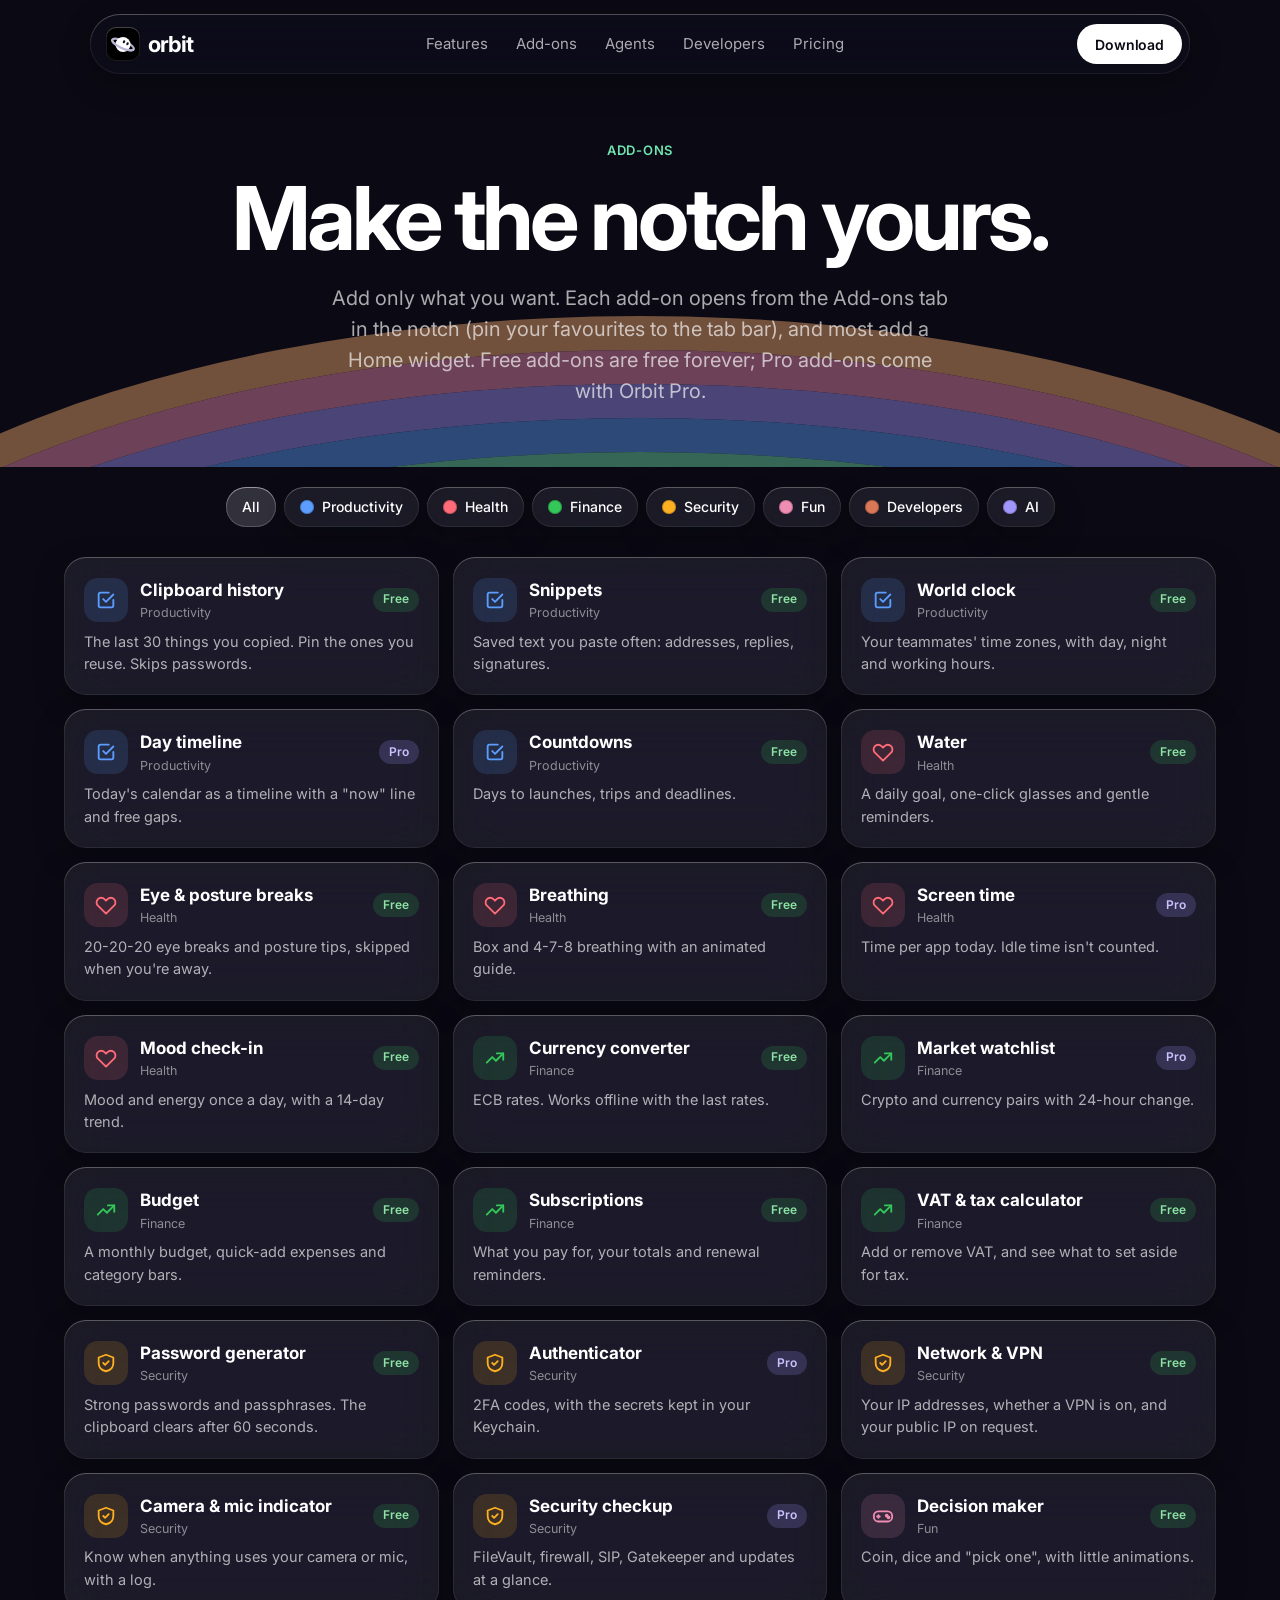
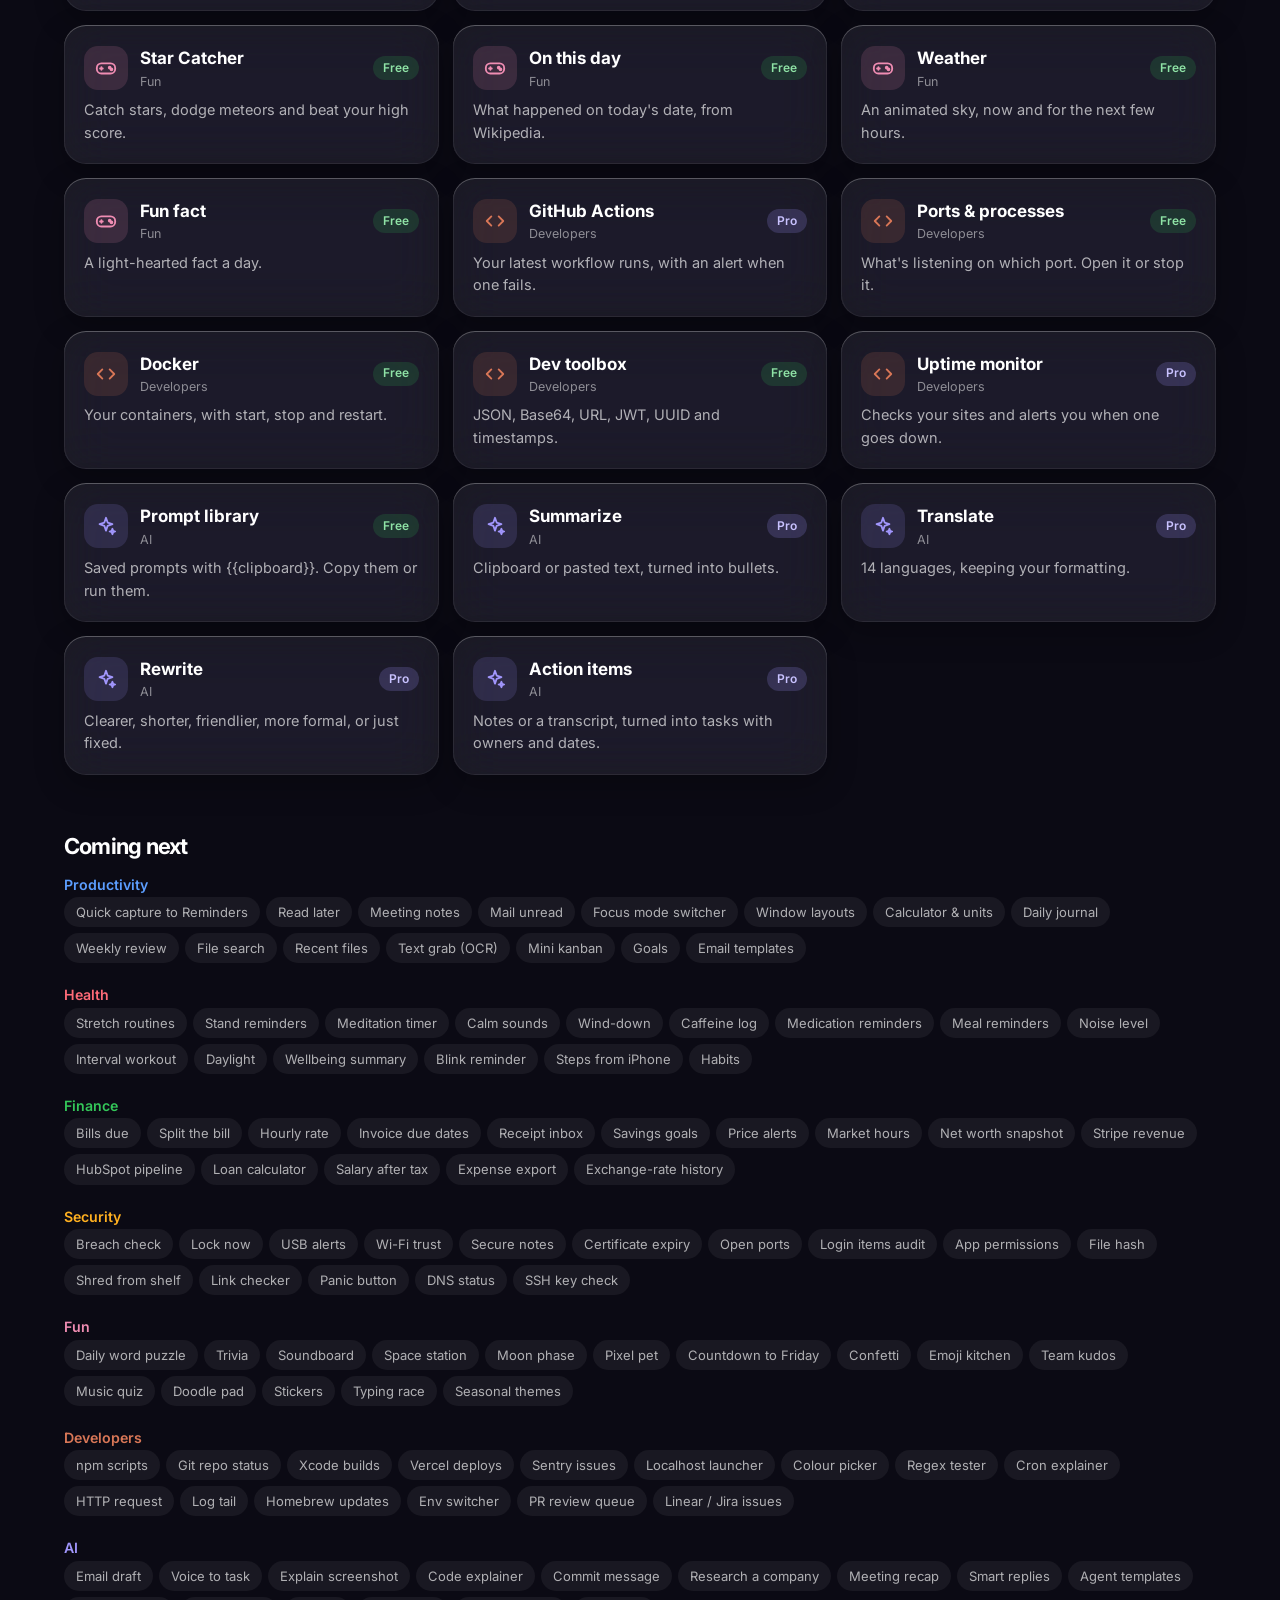
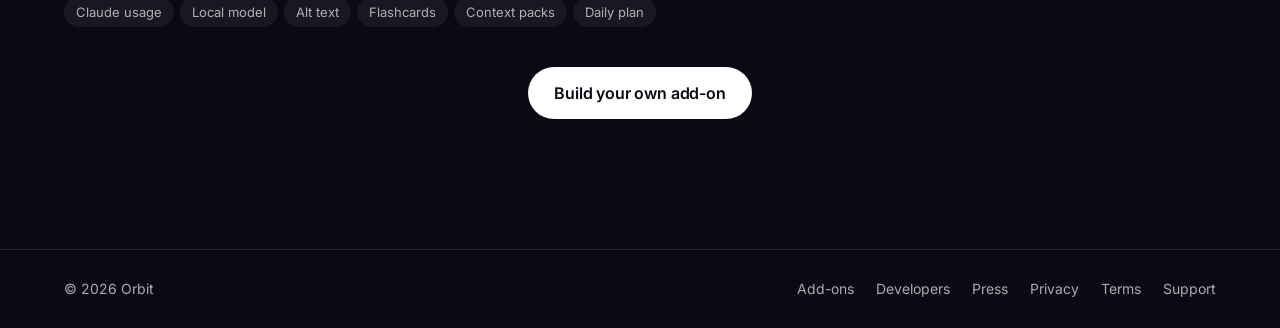
<file: website/addons.html>
<!doctype html>
<html lang="en">
<head>
  <meta charset="utf-8">
  <meta name="viewport" content="width=device-width, initial-scale=1">
  <title>Orbit add-ons</title>
  <meta name="description" content="Every Orbit add-on, by category: productivity, health, finance, security, fun, developers and AI.">
  <meta name="theme-color" content="#0B0A14">
  <link rel="icon" href="assets/favicon.svg" type="image/svg+xml">
  <link rel="preconnect" href="https://fonts.googleapis.com">
  <link rel="preconnect" href="https://fonts.gstatic.com" crossorigin>
  <link href="https://fonts.googleapis.com/css2?family=Inter:wght@300;400;500;600;700;800&display=swap" rel="stylesheet">
  <link rel="stylesheet" href="assets/styles.css">
  <script src="assets/orbit.js" defer></script>
  <script src="assets/addons.js" defer></script>
  <script src="assets/pages.js" defer></script>
</head>
<body>
<div class="nav-shell">
  <nav class="nav glass" aria-label="Main">
    <a class="brand" href="index.html" aria-label="Orbit home"><span class="app-icon" aria-hidden="true"><orbit-character size="26" color="White" motion="still"></orbit-character></span>orbit</a>
    <div class="nav-links">
      <a href="index.html#features">Features</a>
      <a href="addons.html">Add-ons</a>
      <a href="index.html#agents">Agents</a>
      <a href="developers.html">Developers</a>
      <a href="index.html#pricing">Pricing</a>
    </div>
    <a class="btn btn-primary btn-sm" href="index.html#download">Download</a>
  </nav>
</div>
<main>
  <section class="page-hero">
    <div class="rings" aria-hidden="true" style="top:330px;opacity:.5"><span></span><span></span><span></span><span></span><span></span></div>
    <div class="wrap" style="position:relative">
      <span class="eyebrow" style="color:var(--o-mint)">Add-ons</span>
      <h1 style="margin-top:14px">Make the notch yours.</h1>
      <p class="lead">Add only what you want. Each add-on opens from the Add-ons tab in the notch (pin your favourites to the tab bar), and most add a Home widget. Free add-ons are free forever; Pro add-ons come with Orbit Pro.</p>
    </div>
  </section>
  <section class="pad" style="padding-top:20px">
    <div class="wrap">
      <div class="filter-row" id="addon-filter" role="group" aria-label="Category"></div>
      <div class="addon-grid" id="addon-grid"></div>
      <div class="ideas" id="addon-ideas"></div>
      <div class="actions" style="margin-top:40px"><a class="btn btn-primary" href="developers.html">Build your own add-on</a></div>
    </div>
  </section>
</main>
<footer>
  <div class="wrap foot">
    <span>© 2026 Orbit</span>
    <nav aria-label="Footer"><a href="addons.html">Add-ons</a><a href="developers.html">Developers</a><a href="press.html">Press</a><a href="privacy.html">Privacy</a><a href="terms.html">Terms</a><a href="mailto:[SUPPORT EMAIL]">Support</a></nav>
  </div>
</footer>
</body>
</html>
</file>
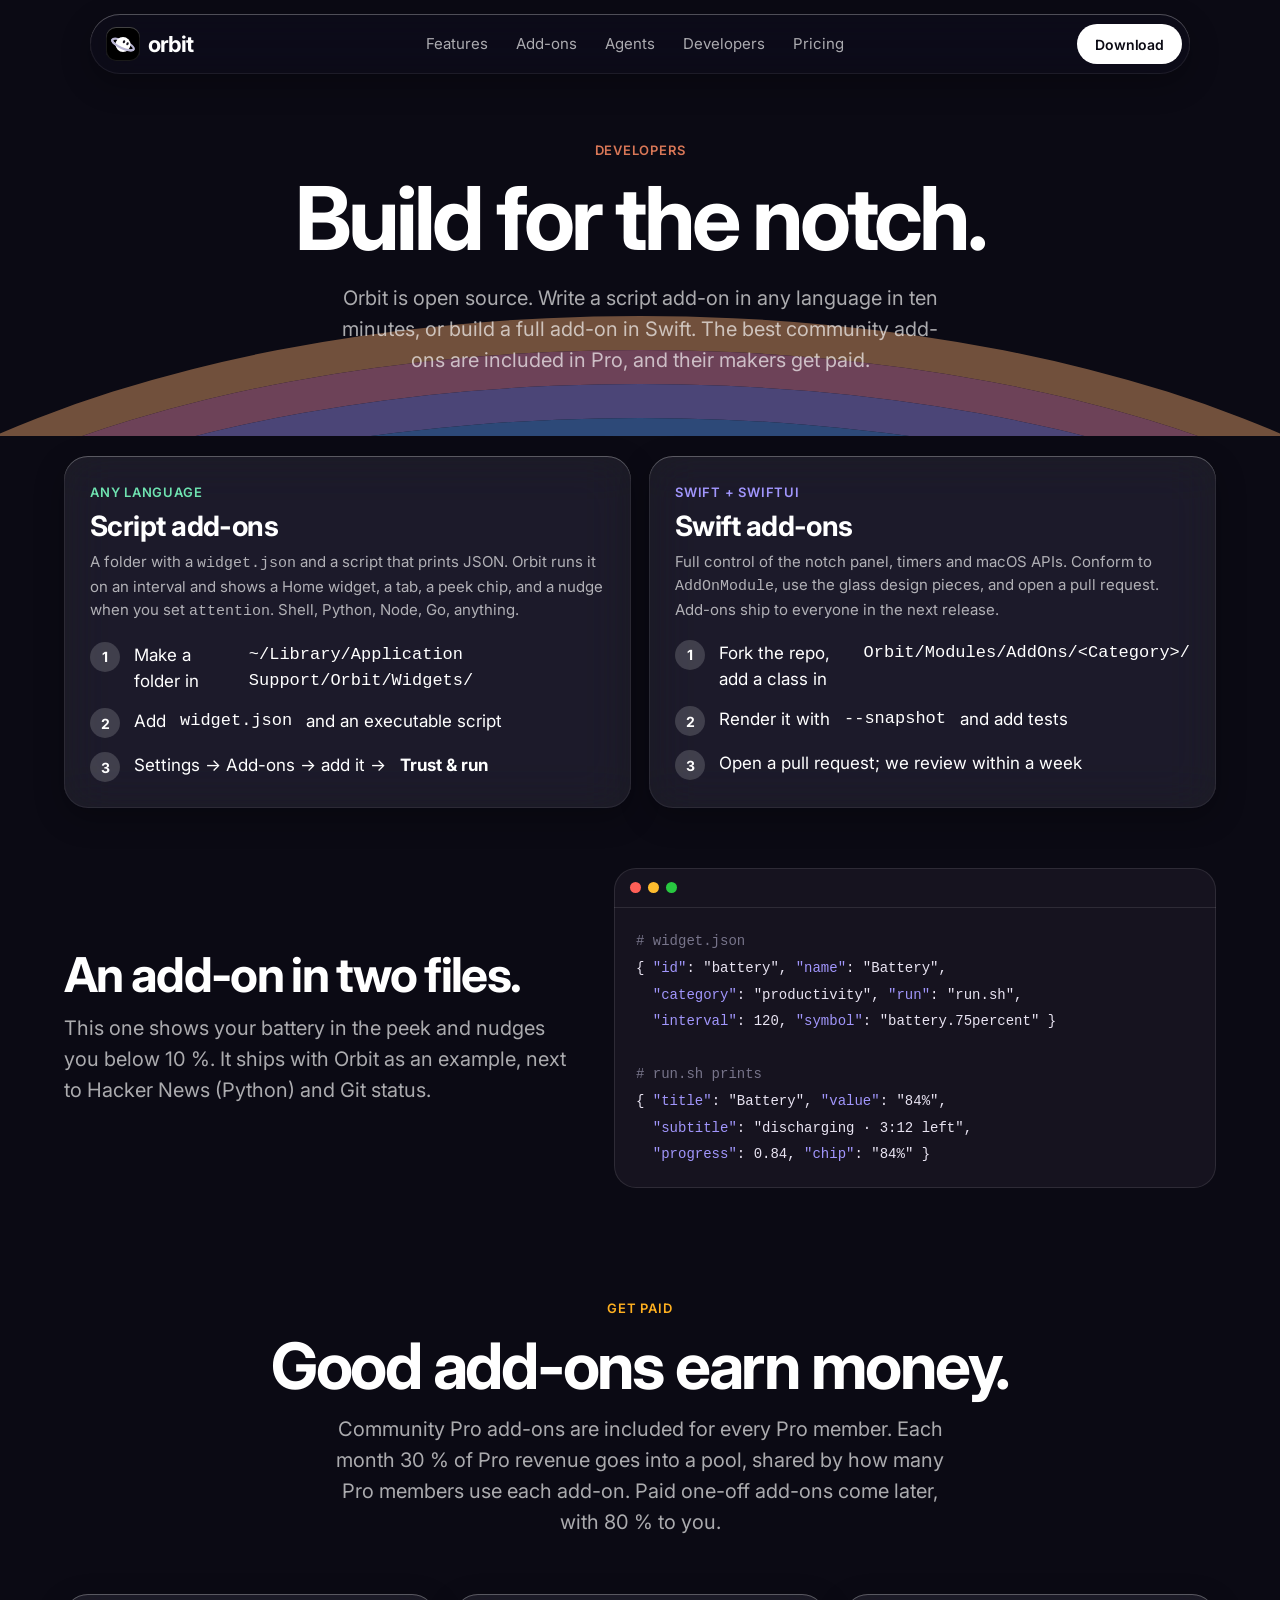
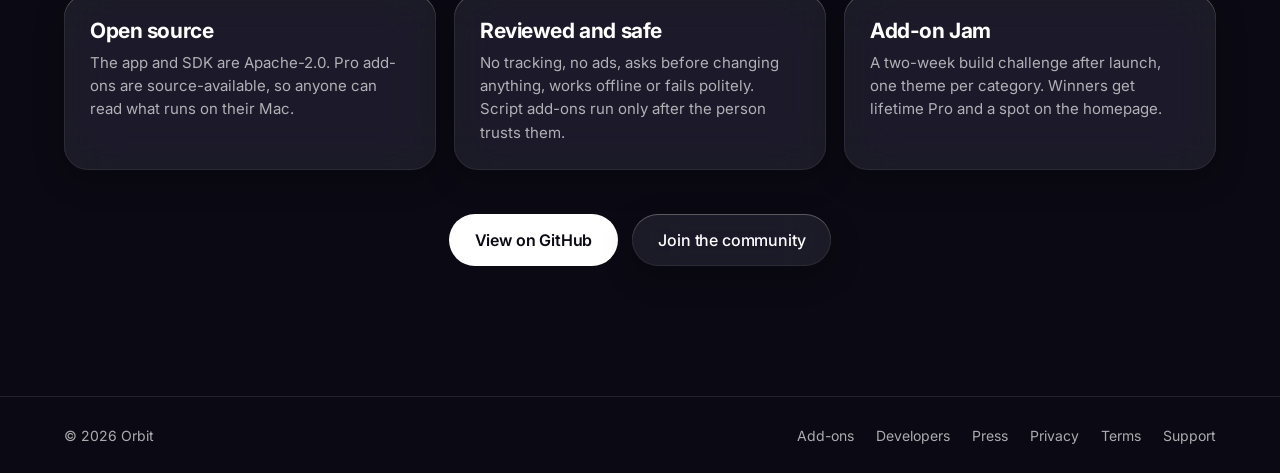
<file: website/developers.html>
<!doctype html>
<html lang="en">
<head>
  <meta charset="utf-8">
  <meta name="viewport" content="width=device-width, initial-scale=1">
  <title>Build for Orbit</title>
  <meta name="description" content="Orbit is open source. Make add-ons as a script in any language or in Swift, and get paid when Pro members use them.">
  <meta name="theme-color" content="#0B0A14">
  <link rel="icon" href="assets/favicon.svg" type="image/svg+xml">
  <link rel="preconnect" href="https://fonts.googleapis.com">
  <link rel="preconnect" href="https://fonts.gstatic.com" crossorigin>
  <link href="https://fonts.googleapis.com/css2?family=Inter:wght@300;400;500;600;700;800&display=swap" rel="stylesheet">
  <link rel="stylesheet" href="assets/styles.css">
  <script src="assets/orbit.js" defer></script>
  
</head>
<body>
<div class="nav-shell">
  <nav class="nav glass" aria-label="Main">
    <a class="brand" href="index.html" aria-label="Orbit home"><span class="app-icon" aria-hidden="true"><orbit-character size="26" color="White" motion="still"></orbit-character></span>orbit</a>
    <div class="nav-links">
      <a href="index.html#features">Features</a>
      <a href="addons.html">Add-ons</a>
      <a href="index.html#agents">Agents</a>
      <a href="developers.html">Developers</a>
      <a href="index.html#pricing">Pricing</a>
    </div>
    <a class="btn btn-primary btn-sm" href="index.html#download">Download</a>
  </nav>
</div>
<main>
  <section class="page-hero">
    <div class="rings" aria-hidden="true" style="top:330px;opacity:.5"><span></span><span></span><span></span><span></span><span></span></div>
    <div class="wrap" style="position:relative">
      <span class="eyebrow" style="color:var(--claude)">Developers</span>
      <h1 style="margin-top:14px">Build for the notch.</h1>
      <p class="lead">Orbit is open source. Write a script add-on in any language in ten minutes, or build a full add-on in Swift. The best community add-ons are included in Pro, and their makers get paid.</p>
    </div>
  </section>
  <section class="pad" style="padding-top:20px">
    <div class="wrap">
      <div class="grid-3" style="grid-template-columns:repeat(auto-fit,minmax(min(420px,100%),1fr))">
        <article class="feat card glass">
          <span class="eyebrow" style="color:var(--o-mint)">Any language</span>
          <h3 style="font-size:28px">Script add-ons</h3>
          <p>A folder with a <code>widget.json</code> and a script that prints JSON. Orbit runs it on an interval and shows a Home widget, a tab, a peek chip, and a nudge when you set <code>attention</code>. Shell, Python, Node, Go, anything.</p>
          <ol class="steps" style="padding:0;margin:8px 0 0">
            <li>Make a folder in <code>~/Library/Application Support/Orbit/Widgets/</code></li>
            <li>Add <code>widget.json</code> and an executable script</li>
            <li>Settings → Add-ons → add it → <b>Trust &amp; run</b></li>
          </ol>
        </article>
        <article class="feat card glass">
          <span class="eyebrow" style="color:var(--o-purple)">Swift + SwiftUI</span>
          <h3 style="font-size:28px">Swift add-ons</h3>
          <p>Full control of the notch panel, timers and macOS APIs. Conform to <code>AddOnModule</code>, use the glass design pieces, and open a pull request. Add-ons ship to everyone in the next release.</p>
          <ol class="steps" style="padding:0;margin:8px 0 0">
            <li>Fork the repo, add a class in <code>Orbit/Modules/AddOns/&lt;Category&gt;/</code></li>
            <li>Render it with <code>--snapshot</code> and add tests</li>
            <li>Open a pull request; we review within a week</li>
          </ol>
        </article>
      </div>

      <div class="agents" style="margin-top:60px">
        <div style="flex:1 1 380px;display:flex;flex-direction:column;gap:14px">
          <h2 class="h2" style="font-size:clamp(32px,4vw,48px)">An add-on in two files.</h2>
          <p class="lead">This one shows your battery in the peek and nudges you below 10&nbsp;%. It ships with Orbit as an example, next to Hacker News (Python) and Git status.</p>
        </div>
        <div style="flex:1 1 480px;min-width:0">
          <div class="terminal">
            <div class="bar-top"><span style="background:#FF5F57"></span><span style="background:#FEBC2E"></span><span style="background:#28C840"></span></div>
            <pre><span class="c-mute"># widget.json</span>
{ <span class="c-p">"id"</span>: "battery", <span class="c-p">"name"</span>: "Battery",
  <span class="c-p">"category"</span>: "productivity", <span class="c-p">"run"</span>: "run.sh",
  <span class="c-p">"interval"</span>: 120, <span class="c-p">"symbol"</span>: "battery.75percent" }

<span class="c-mute"># run.sh prints</span>
{ <span class="c-p">"title"</span>: "Battery", <span class="c-p">"value"</span>: "84%",
  <span class="c-p">"subtitle"</span>: "discharging · 3:12 left",
  <span class="c-p">"progress"</span>: 0.84, <span class="c-p">"chip"</span>: "84%" }</pre>
          </div>
        </div>
      </div>

      <div class="section-head" style="margin-top:110px">
        <span class="eyebrow" style="color:var(--attention)">Get paid</span>
        <h2 class="h2">Good add-ons earn money.</h2>
        <p class="lead">Community Pro add-ons are included for every Pro member. Each month 30&nbsp;% of Pro revenue goes into a pool, shared by how many Pro members use each add-on. Paid one-off add-ons come later, with 80&nbsp;% to you.</p>
      </div>
      <div class="grid-3">
        <article class="feat card glass"><h3>Open source</h3><p>The app and SDK are Apache-2.0. Pro add-ons are source-available, so anyone can read what runs on their Mac.</p></article>
        <article class="feat card glass"><h3>Reviewed and safe</h3><p>No tracking, no ads, asks before changing anything, works offline or fails politely. Script add-ons run only after the person trusts them.</p></article>
        <article class="feat card glass"><h3>Add-on Jam</h3><p>A two-week build challenge after launch, one theme per category. Winners get lifetime Pro and a spot on the homepage.</p></article>
      </div>
      <div class="actions" style="margin-top:44px"><a class="btn btn-primary" href="[REPO URL]">View on GitHub</a><a class="btn btn-glass glass" href="[COMMUNITY URL]">Join the community</a></div>
    </div>
  </section>
</main>
<footer>
  <div class="wrap foot">
    <span>© 2026 Orbit</span>
    <nav aria-label="Footer"><a href="addons.html">Add-ons</a><a href="developers.html">Developers</a><a href="press.html">Press</a><a href="privacy.html">Privacy</a><a href="terms.html">Terms</a><a href="mailto:[SUPPORT EMAIL]">Support</a></nav>
  </div>
</footer>
</body>
</html>
</file>
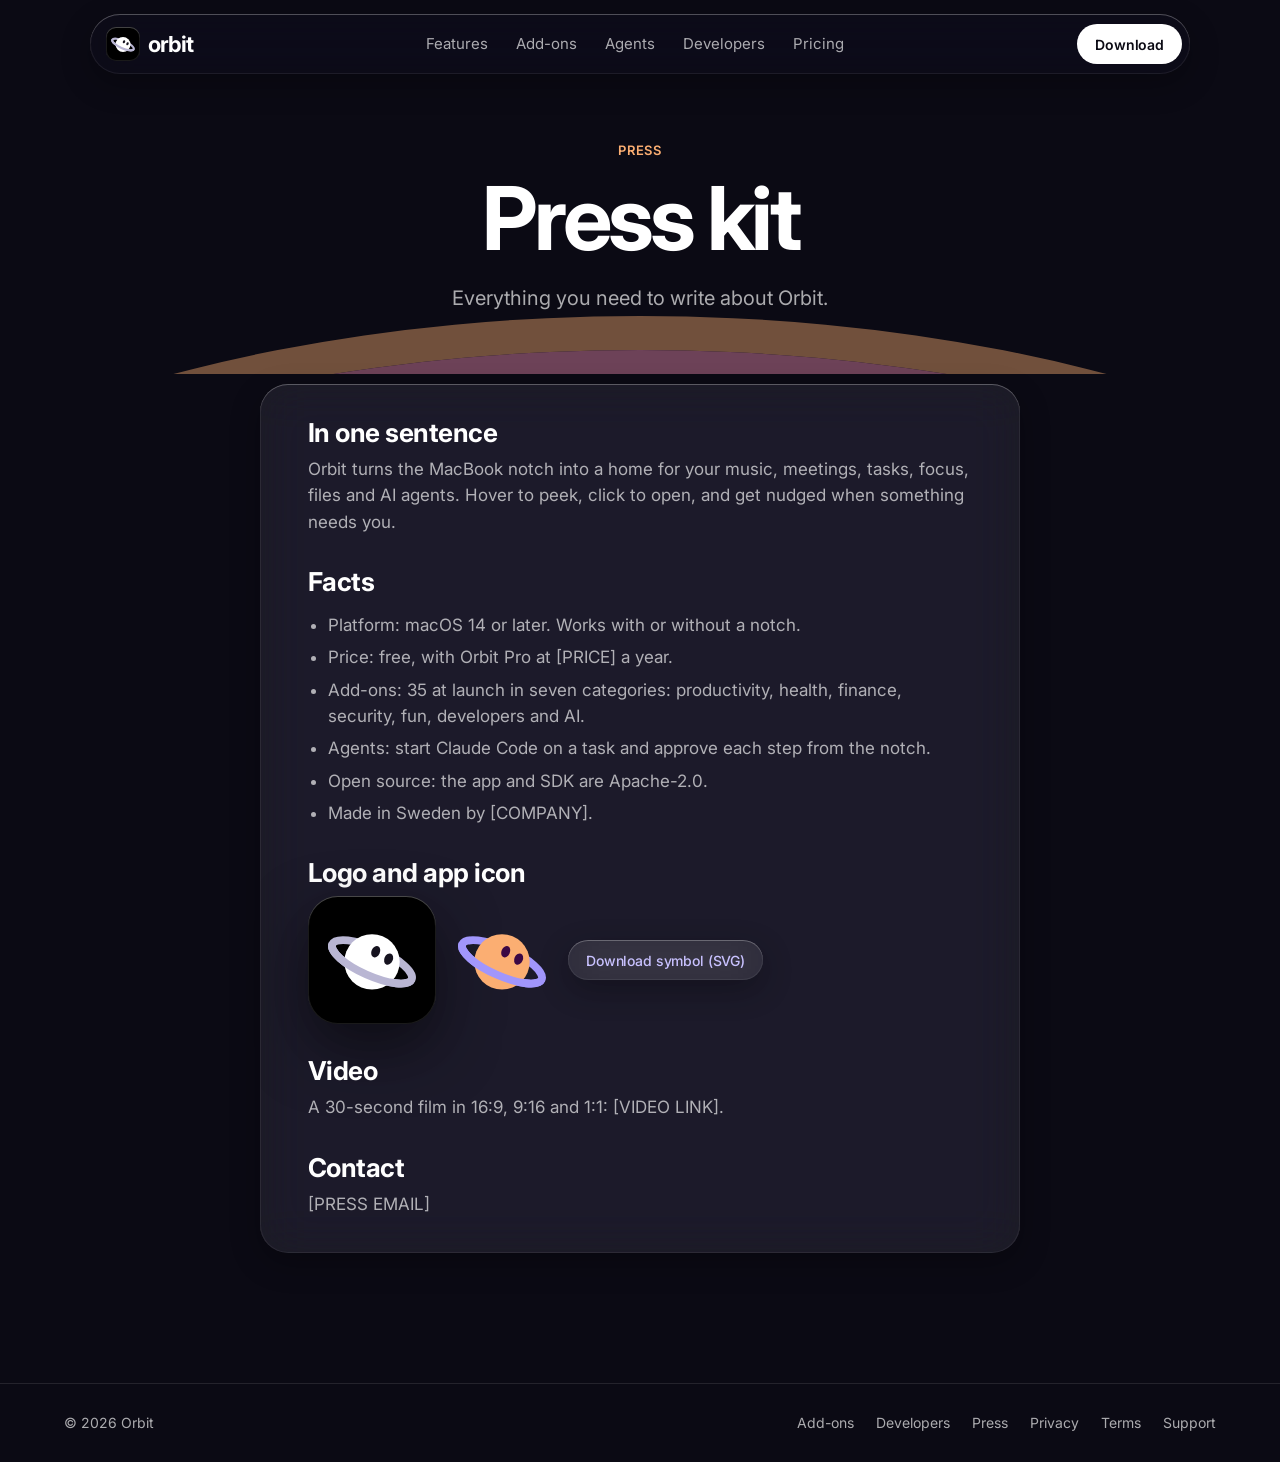
<file: website/press.html>
<!doctype html>
<html lang="en">
<head>
  <meta charset="utf-8">
  <meta name="viewport" content="width=device-width, initial-scale=1">
  <title>Orbit press kit</title>
  <meta name="description" content="Press kit for Orbit: description, facts, logo, video and contact.">
  <meta name="theme-color" content="#0B0A14">
  <link rel="icon" href="assets/favicon.svg" type="image/svg+xml">
  <link rel="preconnect" href="https://fonts.googleapis.com">
  <link rel="preconnect" href="https://fonts.gstatic.com" crossorigin>
  <link href="https://fonts.googleapis.com/css2?family=Inter:wght@300;400;500;600;700;800&display=swap" rel="stylesheet">
  <link rel="stylesheet" href="assets/styles.css">
  <script src="assets/orbit.js" defer></script>
  
</head>
<body>
<div class="nav-shell">
  <nav class="nav glass" aria-label="Main">
    <a class="brand" href="index.html" aria-label="Orbit home"><span class="app-icon" aria-hidden="true"><orbit-character size="26" color="White" motion="still"></orbit-character></span>orbit</a>
    <div class="nav-links">
      <a href="index.html#features">Features</a>
      <a href="addons.html">Add-ons</a>
      <a href="index.html#agents">Agents</a>
      <a href="developers.html">Developers</a>
      <a href="index.html#pricing">Pricing</a>
    </div>
    <a class="btn btn-primary btn-sm" href="index.html#download">Download</a>
  </nav>
</div>
<main>
  <section class="page-hero">
    <div class="rings" aria-hidden="true" style="top:330px;opacity:.5"><span></span><span></span><span></span><span></span><span></span></div>
    <div class="wrap" style="position:relative">
      <span class="eyebrow" style="color:var(--o-orange)">Press</span>
      <h1 style="margin-top:14px">Press kit</h1>
      <p class="lead">Everything you need to write about Orbit.</p>
    </div>
  </section>
  <section class="pad" style="padding-top:10px">
    <div class="wrap">
      <article class="prose glass">
        <h2>In one sentence</h2>
        <p>Orbit turns the MacBook notch into a home for your music, meetings, tasks, focus, files and AI agents. Hover to peek, click to open, and get nudged when something needs you.</p>
        <h2>Facts</h2>
        <ul>
          <li>Platform: macOS 14 or later. Works with or without a notch.</li>
          <li>Price: free, with Orbit Pro at [PRICE] a year.</li>
          <li>Add-ons: 35 at launch in seven categories: productivity, health, finance, security, fun, developers and AI.</li>
          <li>Agents: start Claude Code on a task and approve each step from the notch.</li>
          <li>Open source: the app and SDK are Apache-2.0.</li>
          <li>Made in Sweden by [COMPANY].</li>
        </ul>
        <h2>Logo and app icon</h2>
        <div style="display:flex;gap:18px;align-items:center;flex-wrap:wrap;margin-top:6px">
          <span class="app-icon big" aria-hidden="true"><orbit-character size="96" color="White" motion="still"></orbit-character></span>
          <img src="assets/favicon.svg" width="96" height="96" alt="Orbit symbol in orange and purple">
          <a class="btn btn-glass glass btn-sm" href="assets/favicon.svg" download>Download symbol (SVG)</a>
        </div>
        <h2>Video</h2>
        <p>A 30-second film in 16:9, 9:16 and 1:1: [VIDEO LINK].</p>
        <h2>Contact</h2>
        <p>[PRESS EMAIL]</p>
      </article>
    </div>
  </section>
</main>
<footer>
  <div class="wrap foot">
    <span>© 2026 Orbit</span>
    <nav aria-label="Footer"><a href="addons.html">Add-ons</a><a href="developers.html">Developers</a><a href="press.html">Press</a><a href="privacy.html">Privacy</a><a href="terms.html">Terms</a><a href="mailto:[SUPPORT EMAIL]">Support</a></nav>
  </div>
</footer>
</body>
</html>
</file>
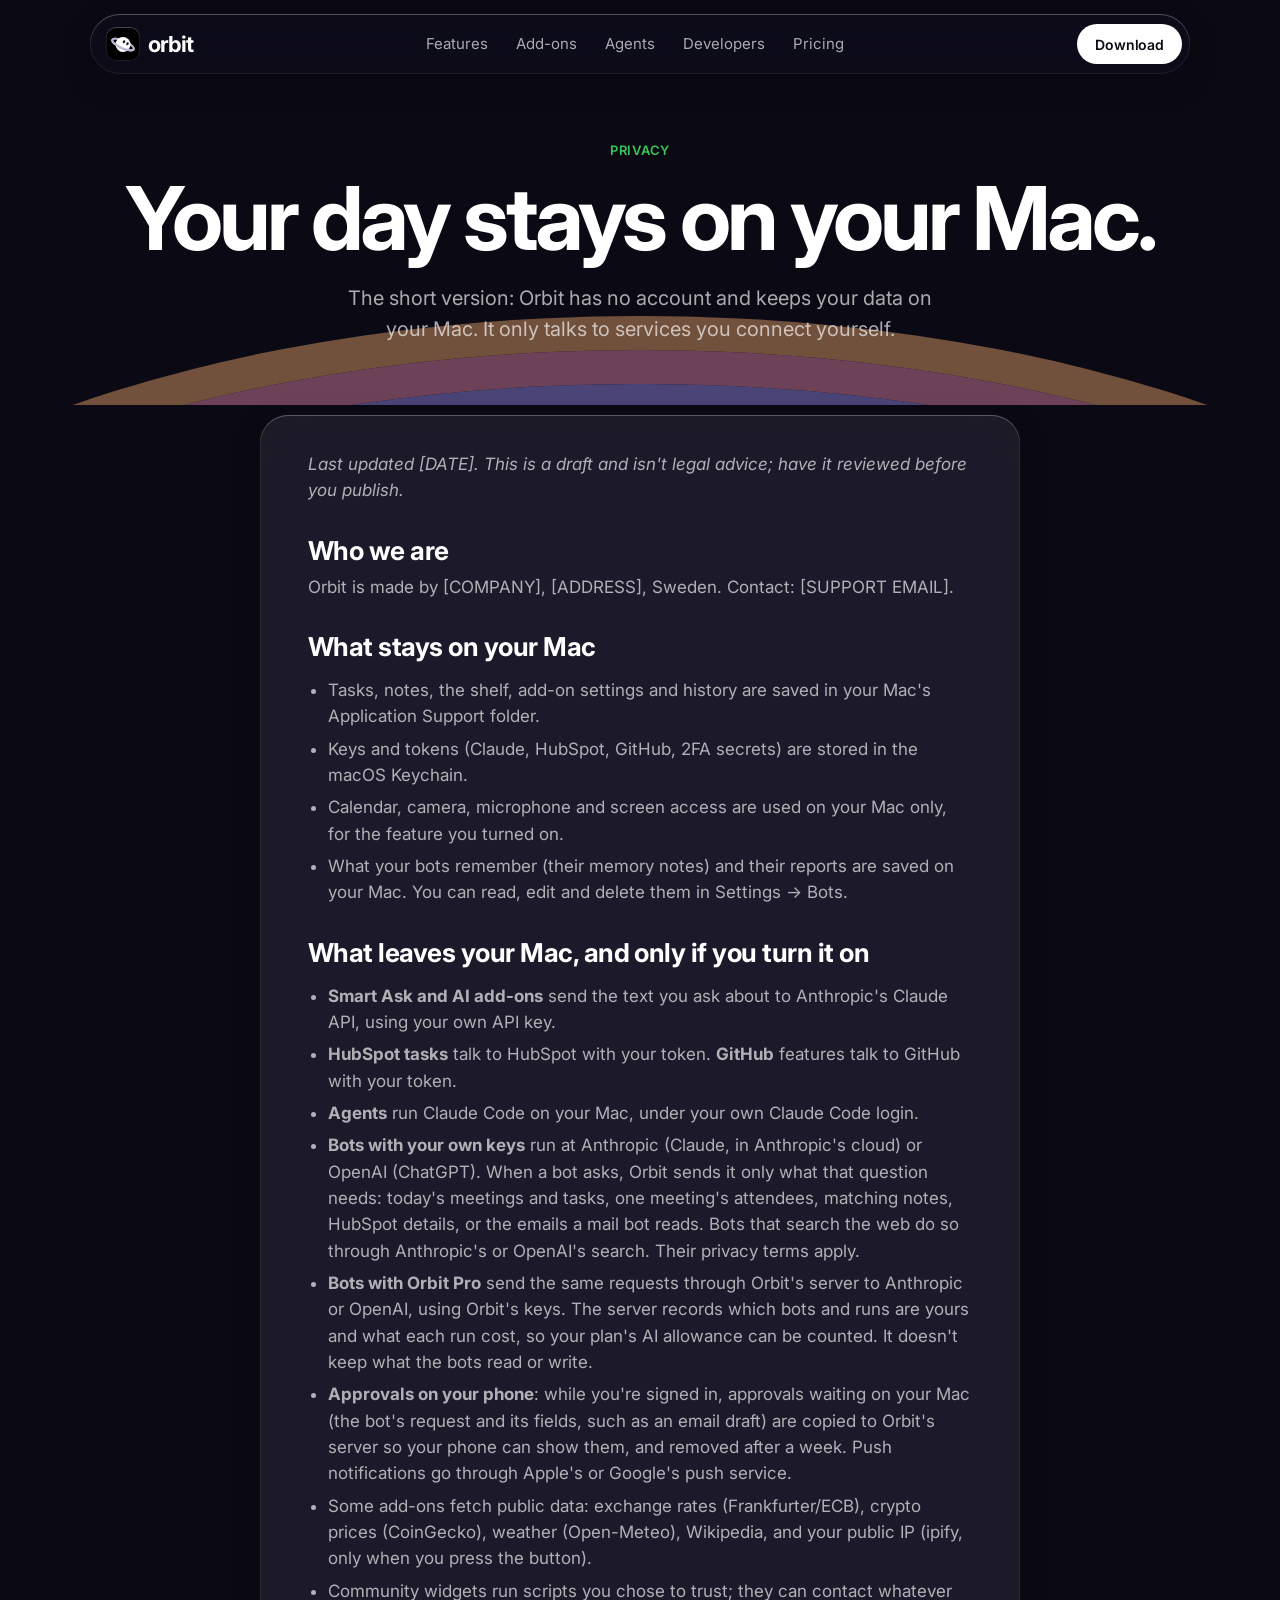
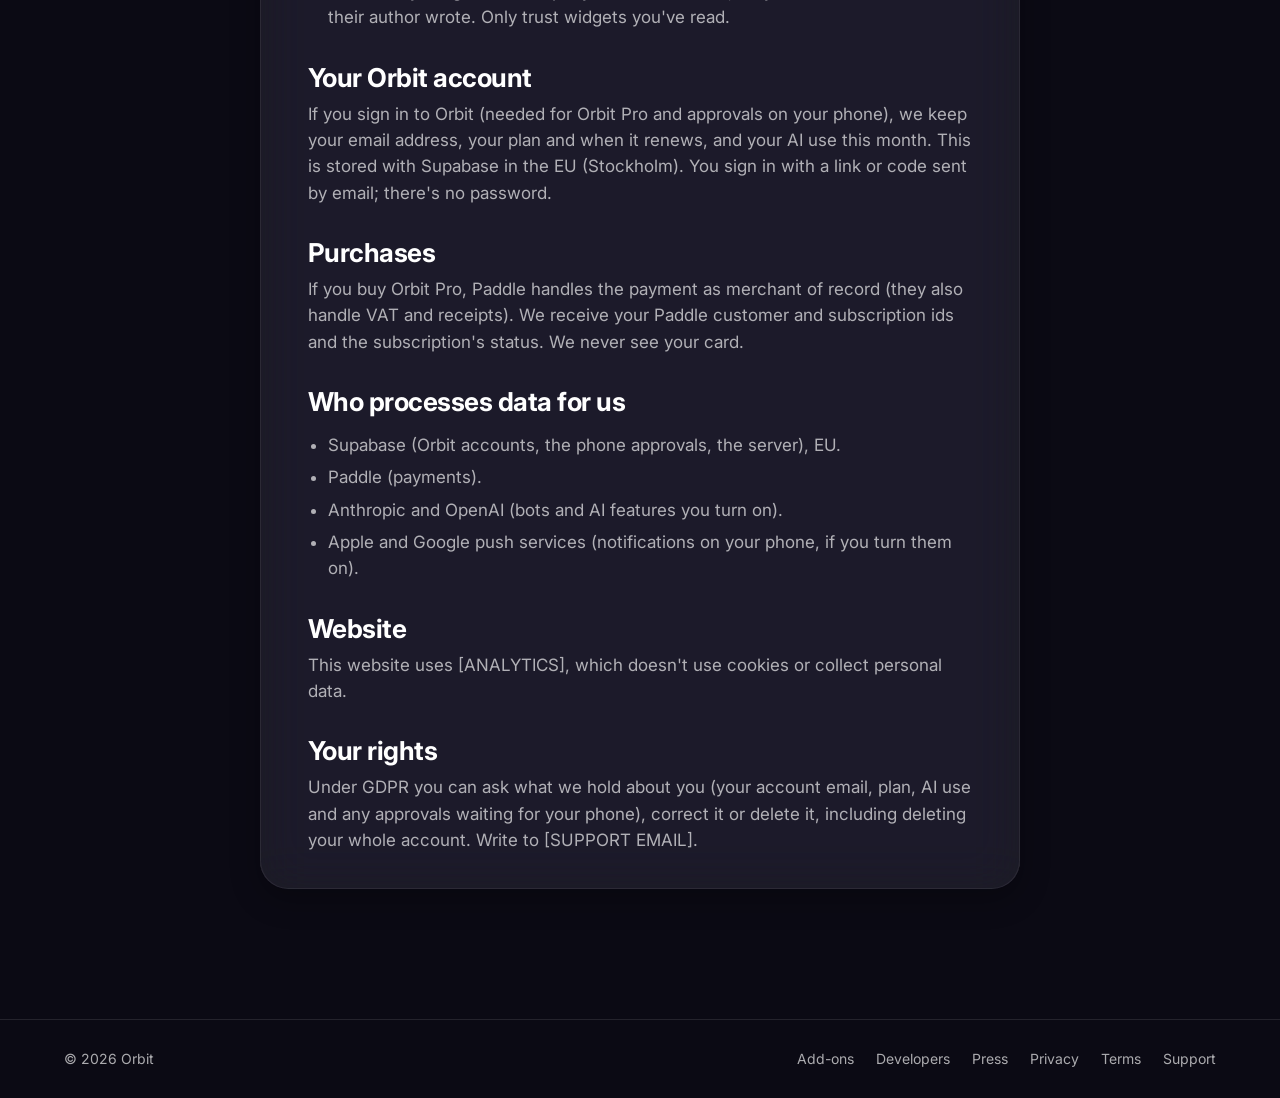
<file: website/privacy.html>
<!doctype html>
<html lang="en">
<head>
  <meta charset="utf-8">
  <meta name="viewport" content="width=device-width, initial-scale=1">
  <title>Orbit privacy policy</title>
  <meta name="description" content="How Orbit handles your data: it stays on your Mac.">
  <meta name="theme-color" content="#0B0A14">
  <link rel="icon" href="assets/favicon.svg" type="image/svg+xml">
  <link rel="preconnect" href="https://fonts.googleapis.com">
  <link rel="preconnect" href="https://fonts.gstatic.com" crossorigin>
  <link href="https://fonts.googleapis.com/css2?family=Inter:wght@300;400;500;600;700;800&display=swap" rel="stylesheet">
  <link rel="stylesheet" href="assets/styles.css">
  <script src="assets/orbit.js" defer></script>
  
</head>
<body>
<div class="nav-shell">
  <nav class="nav glass" aria-label="Main">
    <a class="brand" href="index.html" aria-label="Orbit home"><span class="app-icon" aria-hidden="true"><orbit-character size="26" color="White" motion="still"></orbit-character></span>orbit</a>
    <div class="nav-links">
      <a href="index.html#features">Features</a>
      <a href="addons.html">Add-ons</a>
      <a href="index.html#agents">Agents</a>
      <a href="developers.html">Developers</a>
      <a href="index.html#pricing">Pricing</a>
    </div>
    <a class="btn btn-primary btn-sm" href="index.html#download">Download</a>
  </nav>
</div>
<main>
  <section class="page-hero">
    <div class="rings" aria-hidden="true" style="top:330px;opacity:.5"><span></span><span></span><span></span><span></span><span></span></div>
    <div class="wrap" style="position:relative">
      <span class="eyebrow" style="color:var(--live)">Privacy</span>
      <h1 style="margin-top:14px">Your day stays on your Mac.</h1>
      <p class="lead">The short version: Orbit has no account and keeps your data on your Mac. It only talks to services you connect yourself.</p>
    </div>
  </section>
  <section class="pad" style="padding-top:10px">
    <div class="wrap">
      <article class="prose glass">
        <p><i>Last updated [DATE]. This is a draft and isn't legal advice; have it reviewed before you publish.</i></p>
        <h2>Who we are</h2>
        <p>Orbit is made by [COMPANY], [ADDRESS], Sweden. Contact: [SUPPORT EMAIL].</p>
        <h2>What stays on your Mac</h2>
        <ul>
          <li>Tasks, notes, the shelf, add-on settings and history are saved in your Mac's Application Support folder.</li>
          <li>Keys and tokens (Claude, HubSpot, GitHub, 2FA secrets) are stored in the macOS Keychain.</li>
          <li>Calendar, camera, microphone and screen access are used on your Mac only, for the feature you turned on.</li>
          <li>What your bots remember (their memory notes) and their reports are saved on your Mac. You can read, edit and delete them in Settings → Bots.</li>
        </ul>
        <h2>What leaves your Mac, and only if you turn it on</h2>
        <ul>
          <li><b>Smart Ask and AI add-ons</b> send the text you ask about to Anthropic's Claude API, using your own API key.</li>
          <li><b>HubSpot tasks</b> talk to HubSpot with your token. <b>GitHub</b> features talk to GitHub with your token.</li>
          <li><b>Agents</b> run Claude Code on your Mac, under your own Claude Code login.</li>
          <li><b>Bots with your own keys</b> run at Anthropic (Claude, in Anthropic's cloud) or OpenAI (ChatGPT). When a bot asks, Orbit sends it only what that question needs: today's meetings and tasks, one meeting's attendees, matching notes, HubSpot details, or the emails a mail bot reads. Bots that search the web do so through Anthropic's or OpenAI's search. Their privacy terms apply.</li>
          <li><b>Bots with Orbit Pro</b> send the same requests through Orbit's server to Anthropic or OpenAI, using Orbit's keys. The server records which bots and runs are yours and what each run cost, so your plan's AI allowance can be counted. It doesn't keep what the bots read or write.</li>
          <li><b>Approvals on your phone</b>: while you're signed in, approvals waiting on your Mac (the bot's request and its fields, such as an email draft) are copied to Orbit's server so your phone can show them, and removed after a week. Push notifications go through Apple's or Google's push service.</li>
          <li>Some add-ons fetch public data: exchange rates (Frankfurter/ECB), crypto prices (CoinGecko), weather (Open-Meteo), Wikipedia, and your public IP (ipify, only when you press the button).</li>
          <li>Community widgets run scripts you chose to trust; they can contact whatever their author wrote. Only trust widgets you've read.</li>
        </ul>
        <h2>Your Orbit account</h2>
        <p>If you sign in to Orbit (needed for Orbit Pro and approvals on your phone), we keep your email address, your plan and when it renews, and your AI use this month. This is stored with Supabase in the EU (Stockholm). You sign in with a link or code sent by email; there's no password.</p>
        <h2>Purchases</h2>
        <p>If you buy Orbit Pro, Paddle handles the payment as merchant of record (they also handle VAT and receipts). We receive your Paddle customer and subscription ids and the subscription's status. We never see your card.</p>
        <h2>Who processes data for us</h2>
        <ul>
          <li>Supabase (Orbit accounts, the phone approvals, the server), EU.</li>
          <li>Paddle (payments).</li>
          <li>Anthropic and OpenAI (bots and AI features you turn on).</li>
          <li>Apple and Google push services (notifications on your phone, if you turn them on).</li>
        </ul>
        <h2>Website</h2>
        <p>This website uses [ANALYTICS], which doesn't use cookies or collect personal data.</p>
        <h2>Your rights</h2>
        <p>Under GDPR you can ask what we hold about you (your account email, plan, AI use and any approvals waiting for your phone), correct it or delete it, including deleting your whole account. Write to [SUPPORT EMAIL].</p>
      </article>
    </div>
  </section>
</main>
<footer>
  <div class="wrap foot">
    <span>© 2026 Orbit</span>
    <nav aria-label="Footer"><a href="addons.html">Add-ons</a><a href="developers.html">Developers</a><a href="press.html">Press</a><a href="privacy.html">Privacy</a><a href="terms.html">Terms</a><a href="mailto:[SUPPORT EMAIL]">Support</a></nav>
  </div>
</footer>
</body>
</html>
</file>
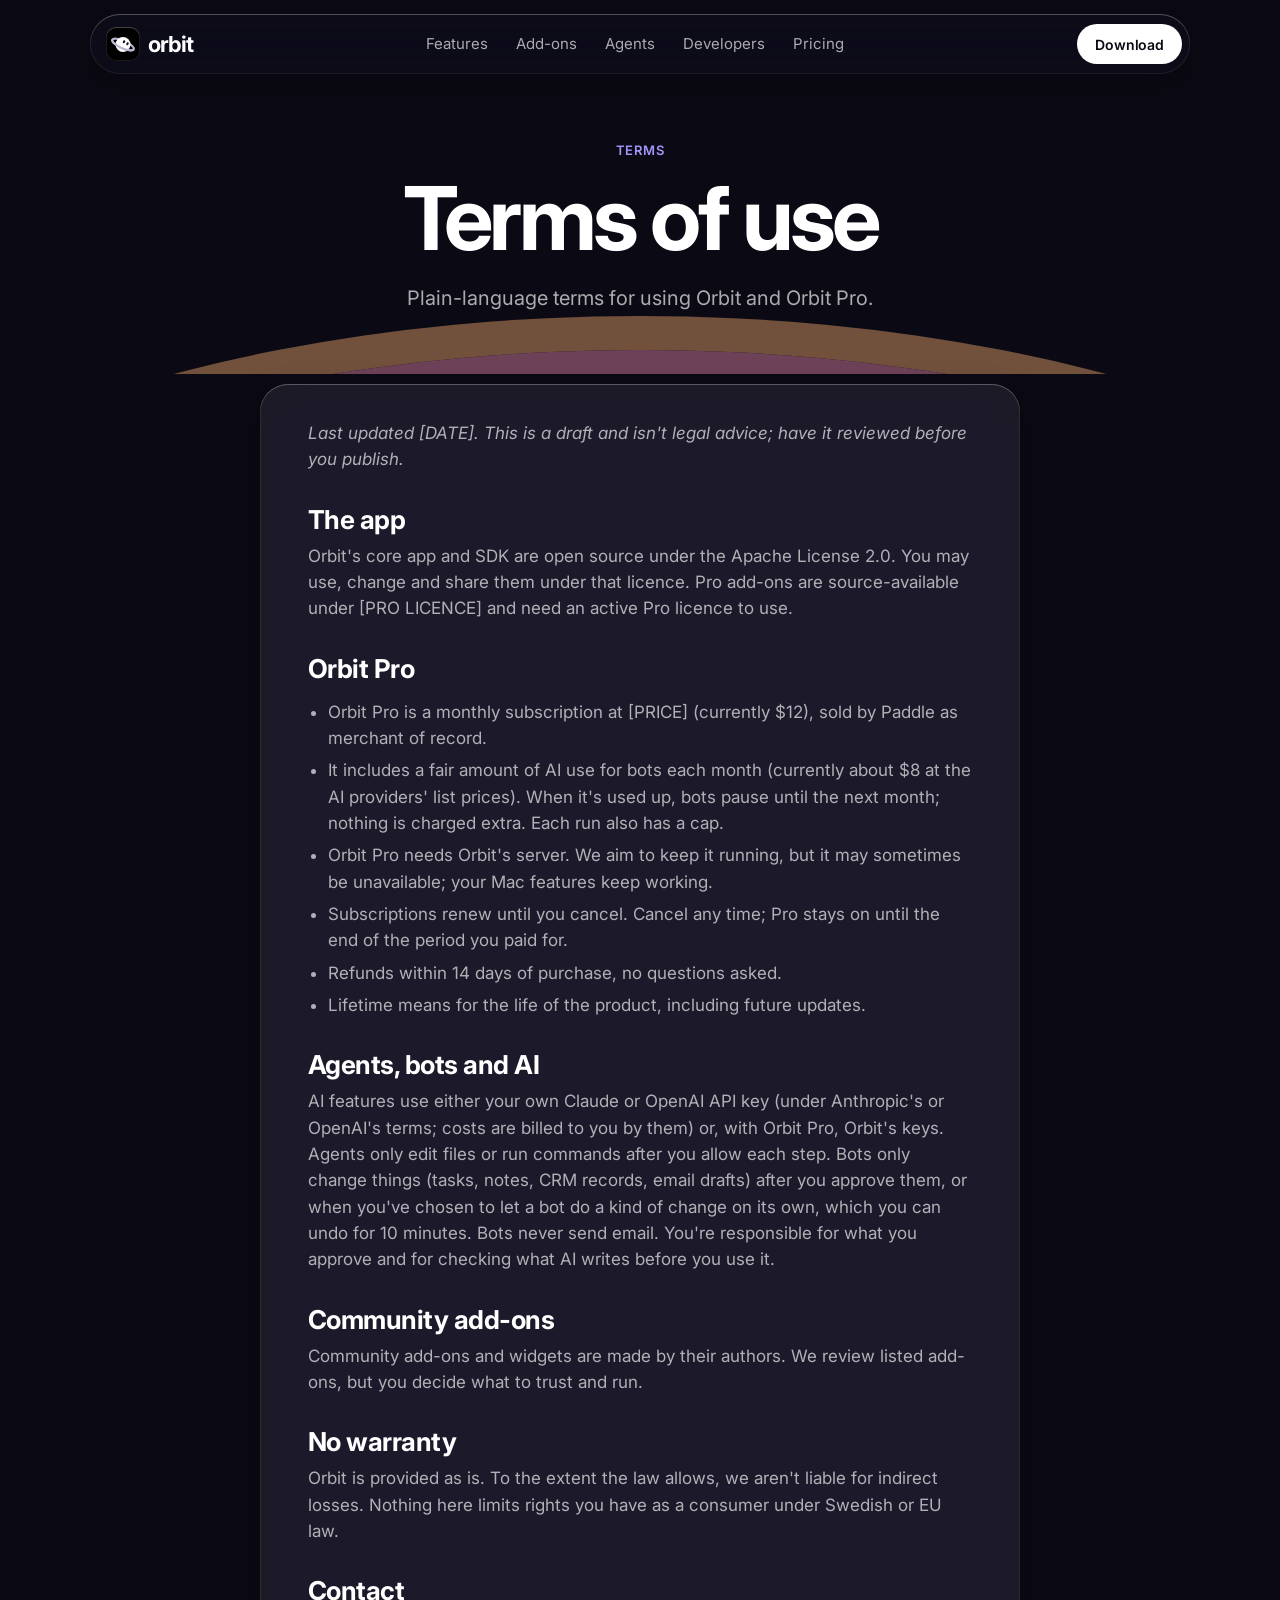
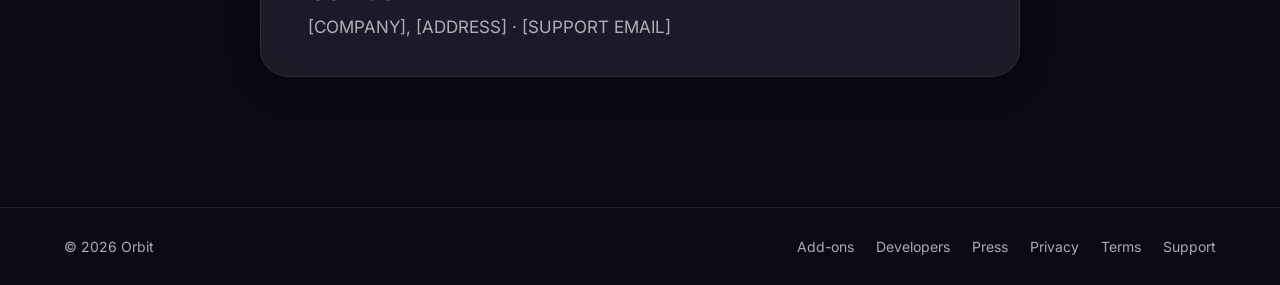
<file: website/terms.html>
<!doctype html>
<html lang="en">
<head>
  <meta charset="utf-8">
  <meta name="viewport" content="width=device-width, initial-scale=1">
  <title>Orbit terms</title>
  <meta name="description" content="Terms of use for Orbit and Orbit Pro.">
  <meta name="theme-color" content="#0B0A14">
  <link rel="icon" href="assets/favicon.svg" type="image/svg+xml">
  <link rel="preconnect" href="https://fonts.googleapis.com">
  <link rel="preconnect" href="https://fonts.gstatic.com" crossorigin>
  <link href="https://fonts.googleapis.com/css2?family=Inter:wght@300;400;500;600;700;800&display=swap" rel="stylesheet">
  <link rel="stylesheet" href="assets/styles.css">
  <script src="assets/orbit.js" defer></script>
  
</head>
<body>
<div class="nav-shell">
  <nav class="nav glass" aria-label="Main">
    <a class="brand" href="index.html" aria-label="Orbit home"><span class="app-icon" aria-hidden="true"><orbit-character size="26" color="White" motion="still"></orbit-character></span>orbit</a>
    <div class="nav-links">
      <a href="index.html#features">Features</a>
      <a href="addons.html">Add-ons</a>
      <a href="index.html#agents">Agents</a>
      <a href="developers.html">Developers</a>
      <a href="index.html#pricing">Pricing</a>
    </div>
    <a class="btn btn-primary btn-sm" href="index.html#download">Download</a>
  </nav>
</div>
<main>
  <section class="page-hero">
    <div class="rings" aria-hidden="true" style="top:330px;opacity:.5"><span></span><span></span><span></span><span></span><span></span></div>
    <div class="wrap" style="position:relative">
      <span class="eyebrow" style="color:var(--o-purple)">Terms</span>
      <h1 style="margin-top:14px">Terms of use</h1>
      <p class="lead">Plain-language terms for using Orbit and Orbit Pro.</p>
    </div>
  </section>
  <section class="pad" style="padding-top:10px">
    <div class="wrap">
      <article class="prose glass">
        <p><i>Last updated [DATE]. This is a draft and isn't legal advice; have it reviewed before you publish.</i></p>
        <h2>The app</h2>
        <p>Orbit's core app and SDK are open source under the Apache License 2.0. You may use, change and share them under that licence. Pro add-ons are source-available under [PRO LICENCE] and need an active Pro licence to use.</p>
        <h2>Orbit Pro</h2>
        <ul>
          <li>Orbit Pro is a monthly subscription at [PRICE] (currently $12), sold by Paddle as merchant of record.</li>
          <li>It includes a fair amount of AI use for bots each month (currently about $8 at the AI providers' list prices). When it's used up, bots pause until the next month; nothing is charged extra. Each run also has a cap.</li>
          <li>Orbit Pro needs Orbit's server. We aim to keep it running, but it may sometimes be unavailable; your Mac features keep working.</li>
          <li>Subscriptions renew until you cancel. Cancel any time; Pro stays on until the end of the period you paid for.</li>
          <li>Refunds within 14 days of purchase, no questions asked.</li>
          <li>Lifetime means for the life of the product, including future updates.</li>
        </ul>
        <h2>Agents, bots and AI</h2>
        <p>AI features use either your own Claude or OpenAI API key (under Anthropic's or OpenAI's terms; costs are billed to you by them) or, with Orbit Pro, Orbit's keys. Agents only edit files or run commands after you allow each step. Bots only change things (tasks, notes, CRM records, email drafts) after you approve them, or when you've chosen to let a bot do a kind of change on its own, which you can undo for 10 minutes. Bots never send email. You're responsible for what you approve and for checking what AI writes before you use it.</p>
        <h2>Community add-ons</h2>
        <p>Community add-ons and widgets are made by their authors. We review listed add-ons, but you decide what to trust and run.</p>
        <h2>No warranty</h2>
        <p>Orbit is provided as is. To the extent the law allows, we aren't liable for indirect losses. Nothing here limits rights you have as a consumer under Swedish or EU law.</p>
        <h2>Contact</h2>
        <p>[COMPANY], [ADDRESS] · [SUPPORT EMAIL]</p>
      </article>
    </div>
  </section>
</main>
<footer>
  <div class="wrap foot">
    <span>© 2026 Orbit</span>
    <nav aria-label="Footer"><a href="addons.html">Add-ons</a><a href="developers.html">Developers</a><a href="press.html">Press</a><a href="privacy.html">Privacy</a><a href="terms.html">Terms</a><a href="mailto:[SUPPORT EMAIL]">Support</a></nav>
  </div>
</footer>
</body>
</html>
</file>
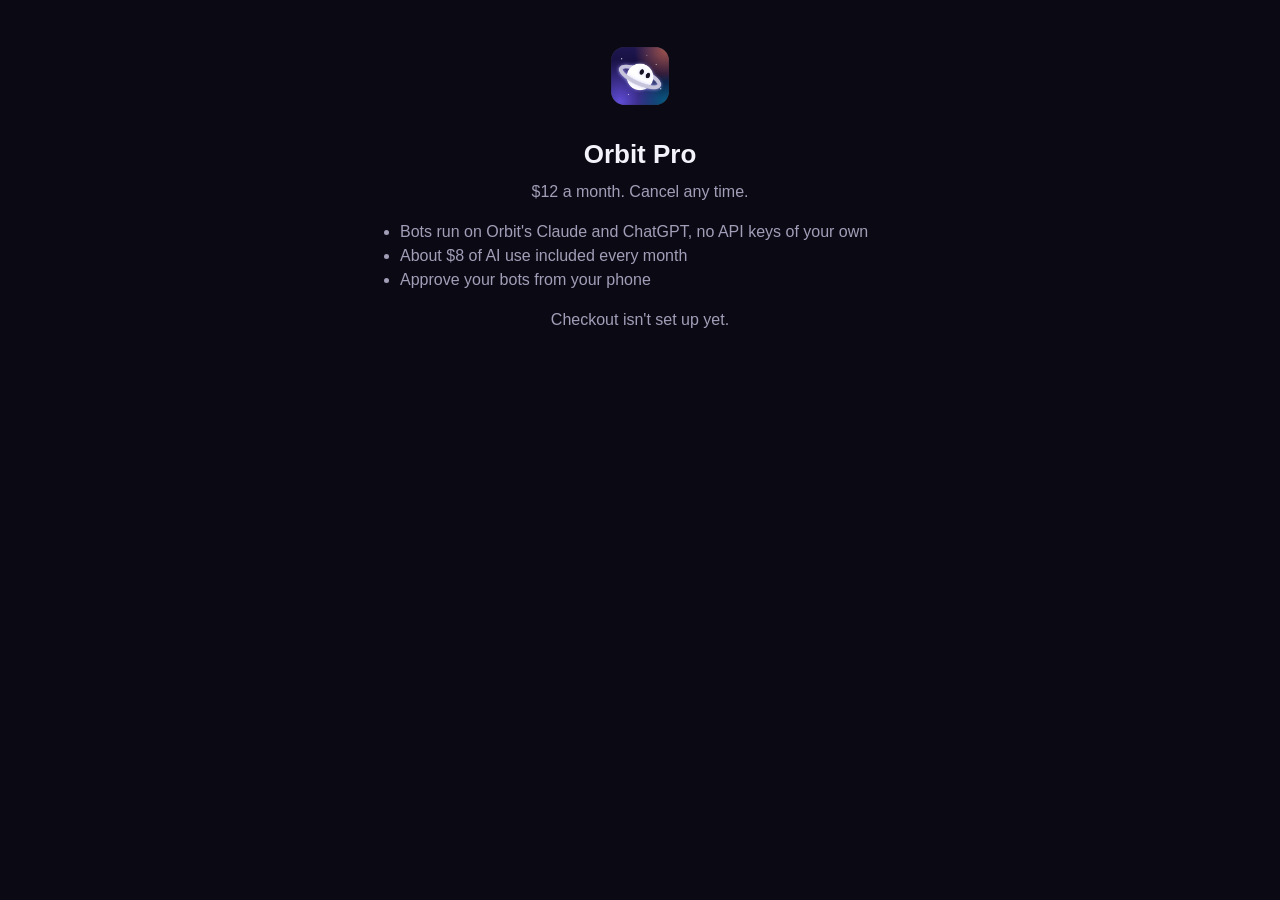
<file: web/app/checkout.html>
<!doctype html>
<html lang="en">
<head>
<meta charset="utf-8">
<meta name="viewport" content="width=device-width, initial-scale=1, viewport-fit=cover">
<title>Orbit Pro</title>
<link rel="icon" href="icon-192.png">
<style>
  /* Paddle's default payment link: Orbit opens this page with ?_ptxn=…, and Paddle's checkout
     appears on top of it. */
  :root { color-scheme: dark; --bg: #0B0A14; --fg: #F4F2FB; --muted: #A29EB8; }
  html, body { margin: 0; background: var(--bg); color: var(--fg); font: 16px/1.5 -apple-system, BlinkMacSystemFont, "Helvetica Neue", Arial, sans-serif; }
  main { max-width: 520px; margin: 0 auto; padding: max(40px, env(safe-area-inset-top)) max(16px, env(safe-area-inset-right)) 40px max(16px, env(safe-area-inset-left)); text-align: center; }
  img { width: 72px; height: 72px; border-radius: 18px; }
  h1 { font-size: 26px; margin: 16px 0 6px; }
  p { color: var(--muted); margin: 0 0 8px; }
  ul { text-align: left; color: var(--muted); padding-left: 20px; }
</style>
</head>
<body>
<main>
  <img src="icon-512.png" alt="">
  <h1 id="title">Orbit Pro</h1>
  <p id="lead">$12 a month. Cancel any time.</p>
  <ul id="perks">
    <li>Bots run on Orbit's Claude and ChatGPT, no API keys of your own</li>
    <li>About $8 of AI use included every month</li>
    <li>Approve your bots from your phone</li>
  </ul>
  <p id="status">Opening checkout…</p>
</main>
<script src="config.js"></script>
<script src="https://cdn.paddle.com/paddle/v2/paddle.js"></script>
<script>
  const status = document.getElementById("status");
  const { paddleClientToken, paddleEnvironment } = window.ORBIT;
  if (!paddleClientToken) {
    status.textContent = "Checkout isn't set up yet.";
  } else {
    if (paddleEnvironment === "sandbox") Paddle.Environment.set("sandbox");
    Paddle.Initialize({
      token: paddleClientToken,
      eventCallback(e) {
        if (e.name === "checkout.completed") {
          document.getElementById("title").textContent = "Welcome to Orbit Pro";
          document.getElementById("lead").textContent = "You can close this page. Orbit on your Mac switches over within a minute.";
          document.getElementById("perks").hidden = true;
          status.textContent = "";
        }
      },
    });
    // With ?_ptxn=… in the address, Paddle opens the checkout for that transaction by itself.
    if (!new URLSearchParams(location.search).get("_ptxn")) status.textContent = "Open checkout from Orbit: Settings → Accounts → Upgrade.";
  }
</script>
</body>
</html>
</file>
<file: website/assets/styles.css>
/* Orbit website — the playful layout in the Liquid Glass system (design canvas: "Orbit Liquid Glass" → Tokens). */

/* ---------- Tokens ---------- */
:root {
  /* Material */
  --notch: #000;                         /* the notch, the top of every panel */
  --space: #0B0A14;                      /* page: night sky */
  --space-2: #110F1C;
  --glass: rgba(255, 255, 255, .07);     /* card glass */
  --glass-hi: rgba(255, 255, 255, .16);  /* selected glass */
  --glass-edge: rgba(255, 255, 255, .22);
  --stroke: rgba(255, 255, 255, .10);

  /* Text */
  --text: #fff;
  --text-2: rgba(255, 255, 255, .66);    /* secondary, 4.5:1+ on the dark page */
  --text-3: rgba(255, 255, 255, .5);

  /* Signals (same as the app) */
  --live: #34C759;
  --attention: #FFB020;
  --error: #FF453A;
  --meeting: #4C9BFF;
  --claude: #D97757;
  --hubspot: #FFA48C;

  /* Orbit's ring colours */
  --o-orange: #FBAE72;
  --o-pink: #F08DB3;
  --o-purple: #A196FC;
  --o-blue: #5C9EFF;
  --o-mint: #6FE3B0;
  --o-sunny: #FFD34D;

  /* Shape */
  --r-panel: 36px;
  --r-card: 24px;
  --r-small: 16px;

  /* Type: SF Pro on Apple devices, Inter elsewhere */
  --font: -apple-system, BlinkMacSystemFont, "SF Pro Text", "SF Pro Display", Inter, "Helvetica Neue", Arial, sans-serif;
  --mono: ui-monospace, "SF Mono", "JetBrains Mono", Menlo, monospace;

  --ease: cubic-bezier(.2, .8, .2, 1);
  --spring: cubic-bezier(.34, 1.56, .64, 1);
  color-scheme: dark;
}

/* ---------- Base ---------- */
*, *::before, *::after { box-sizing: border-box; }
html { scroll-behavior: smooth; overflow-x: clip; }
body {
  margin: 0;
  background: var(--space);
  color: var(--text);
  font: 400 17px/1.55 var(--font);
  -webkit-font-smoothing: antialiased;
  overflow-x: clip;
}
a { color: inherit; }
img, svg { display: block; }
h1, h2, h3 { margin: 0; letter-spacing: -0.035em; line-height: 1; font-weight: 700; }
p { margin: 0; }
:focus-visible { outline: 2px solid var(--o-purple); outline-offset: 3px; border-radius: 8px; }
.wrap { max-width: 1200px; margin: 0 auto; padding: 0 24px; }
.sr { position: absolute; width: 1px; height: 1px; overflow: hidden; clip: rect(0 0 0 0); white-space: nowrap; }

.eyebrow { font-size: 13px; font-weight: 600; letter-spacing: .06em; text-transform: uppercase; }
.h2 { font-size: clamp(38px, 5.2vw, 64px); }
.lead { font-size: clamp(17px, 1.6vw, 20px); color: var(--text-2); max-width: 620px; }
.section-head { display: flex; flex-direction: column; align-items: center; text-align: center; gap: 16px; margin-bottom: 56px; }

/* ---------- Material ---------- */
.glass {
  background: var(--glass);
  -webkit-backdrop-filter: blur(24px) saturate(170%);
  backdrop-filter: blur(24px) saturate(170%);
  box-shadow: inset 0 1px 0 var(--glass-edge), inset 0 0 0 1px rgba(255, 255, 255, .07), 0 10px 30px rgba(0, 0, 0, .28);
}
.glass-hi {
  background: var(--glass-hi);
  box-shadow: inset 0 1px 0 rgba(255, 255, 255, .38), inset 0 0 0 1px rgba(255, 255, 255, .12);
}
.card { border-radius: var(--r-card); }
.panel {   /* black where it meets the notch, glass below */
  border-radius: 0 0 var(--r-panel) var(--r-panel);
  background: linear-gradient(180deg, var(--notch) 0, var(--notch) 40px, rgba(10, 10, 12, .55) 110px);
  -webkit-backdrop-filter: blur(36px) saturate(160%);
  backdrop-filter: blur(36px) saturate(160%);
  box-shadow: inset 0 -1px 0 rgba(255, 255, 255, .14), 0 24px 50px rgba(0, 0, 0, .45);
}
.blob { position: absolute; border-radius: 50%; filter: blur(80px); pointer-events: none; }

/* ---------- Buttons: one white pill per section, glass for the rest ---------- */
.btn {
  display: inline-flex; align-items: center; justify-content: center; gap: 8px;
  height: 52px; padding: 0 26px; border-radius: 999px; border: 0; cursor: pointer;
  font: 600 16px var(--font); letter-spacing: -0.01em; text-decoration: none;
  transition: transform .25s var(--spring), background .2s;
}
.btn:hover { transform: translateY(-2px) scale(1.02); }
.btn:active { transform: scale(.98); }
.btn-primary { background: #fff; color: #0B0A14; }
.btn-glass { color: #fff; font-weight: 500; }
.btn-glass:hover { background: rgba(255, 255, 255, .12); }
.btn-sm { height: 40px; padding: 0 18px; font-size: 14px; }

.chip {
  display: inline-flex; align-items: center; gap: 8px; height: 40px; padding: 0 16px;
  border-radius: 999px; border: 0; cursor: pointer; color: #fff; font: 500 14px var(--font);
  transition: background .2s, transform .2s var(--spring);
}
.chip:hover { transform: translateY(-1px); }
.chip[aria-checked="true"] { background: var(--glass-hi); box-shadow: inset 0 1px 0 rgba(255,255,255,.38), inset 0 0 0 1px rgba(255,255,255,.18); }
.swatch { width: 14px; height: 14px; border-radius: 50%; box-shadow: inset 0 0 0 1px rgba(0, 0, 0, .2); }

/* ---------- Nav: a floating glass bar ---------- */
.nav-shell { position: sticky; top: 14px; z-index: 50; padding: 0 16px; }
.nav {
  max-width: 1100px; margin: 0 auto; height: 60px; border-radius: 999px;
  display: flex; align-items: center; justify-content: space-between; gap: 16px; padding: 0 8px 0 16px;
  background: rgba(16, 14, 26, .55);
}
.brand { display: flex; align-items: center; gap: 8px; text-decoration: none; font-size: 22px; font-weight: 700; letter-spacing: -0.04em; }
.nav-links { display: flex; gap: 28px; font-size: 15px; color: var(--text-2); }
.nav-links a { text-decoration: none; transition: color .2s; }
.nav-links a:hover { color: #fff; }

/* ---------- Hero ---------- */
.hero { position: relative; overflow: hidden; padding: 96px 0 110px; margin-top: -74px; }
.hero .stars span { position: absolute; width: 2px; height: 2px; border-radius: 50%; background: #fff; animation: twinkle 3s ease-in-out infinite; }
.rings { position: absolute; left: 50%; width: 1900px; height: 900px; margin-left: -950px; animation: sway 10s ease-in-out infinite; pointer-events: none; }
.rings span { position: absolute; border-radius: 50%; border: 34px solid; opacity: .85; }
.rings span:nth-child(1) { inset: 0; border-color: var(--o-orange); }
.rings span:nth-child(2) { inset: 34px; border-color: var(--o-pink); }
.rings span:nth-child(3) { inset: 68px; border-color: var(--o-purple); }
.rings span:nth-child(4) { inset: 102px; border-color: var(--o-blue); }
.rings span:nth-child(5) { inset: 136px; border-color: var(--o-mint); }
.hero-copy { position: relative; display: flex; flex-direction: column; align-items: center; text-align: center; gap: 26px; padding-top: 120px; }
.badge { display: inline-flex; align-items: center; gap: 10px; padding: 6px 16px 6px 6px; border-radius: 999px; font-size: 14px; text-decoration: none; }
.badge b { background: var(--o-orange); color: #2A0F33; padding: 3px 10px; border-radius: 999px; font-size: 12px; }
.hero h1 { font-size: clamp(50px, 8.4vw, 112px); line-height: .95; letter-spacing: -0.045em; max-width: 1000px;
  text-shadow: 0 4px 40px rgba(11, 10, 20, .6); }
.hero .lead { max-width: 660px; }
.actions { display: flex; gap: 14px; flex-wrap: wrap; justify-content: center; }
.meta { font-size: 14px; color: var(--text-3); }

/* The MacBook with the open notch panel */
.device { position: relative; max-width: 1040px; margin: 72px auto 0; padding: 12px; border-radius: 30px; background: #1C1A22;
  box-shadow: 0 40px 90px rgba(0, 0, 0, .55), inset 0 0 0 1px rgba(255, 255, 255, .08); }
.screen { position: relative; height: 480px; border-radius: 20px; overflow: hidden; background: #120F22; }
.screen .notch { position: absolute; left: 50%; top: 0; transform: translateX(-50%); width: 170px; height: 30px; background: #000; border-radius: 0 0 14px 14px; z-index: 3; }
.app-panel { position: absolute; left: 50%; top: 0; transform: translateX(-50%); width: min(660px, 94%); padding: 10px 18px 18px;
  display: flex; flex-direction: column; gap: 12px; z-index: 2; }
.app-head { display: flex; align-items: center; justify-content: space-between; height: 30px; font-size: 13px; font-weight: 600; }
.app-head .who { display: flex; align-items: center; gap: 8px; }
.dots { display: flex; gap: 6px; }
.dots span { width: 26px; height: 26px; border-radius: 50%; }
.tabbar { align-self: center; display: flex; gap: 2px; padding: 4px; border-radius: 999px; }
.tabbar span { width: 36px; height: 28px; border-radius: 999px; display: grid; place-items: center; color: var(--text-2); }
.tabbar .on { width: auto; padding: 0 12px; color: #fff; font-size: 12px; font-weight: 600; gap: 6px; display: flex; align-items: center; }
.app-grid { display: grid; grid-template-columns: repeat(3, minmax(0, 1fr)); gap: 10px; }
.tile { border-radius: 20px; padding: 14px 16px; display: flex; flex-direction: column; gap: 6px; min-width: 0; }
.tile small { font-size: 11px; color: var(--text-2); display: flex; align-items: center; gap: 6px; }
.tile .big { font-size: 24px; font-weight: 700; letter-spacing: -0.03em; }
.tile .num { font-size: 28px; font-weight: 300; font-variant-numeric: tabular-nums; letter-spacing: -0.02em; }
.span2 { grid-column: span 2; }
.pill-w { background: #fff; color: #000; font-size: 12px; font-weight: 600; padding: 6px 14px; border-radius: 999px; }
.pill-g { font-size: 12px; padding: 6px 12px; border-radius: 999px; }
.bar { height: 4px; border-radius: 2px; background: rgba(255, 255, 255, .18); overflow: hidden; }
.bar i { display: block; height: 100%; border-radius: 2px; }
.task { display: flex; align-items: center; gap: 8px; font-size: 12px; }
.ring-dot { width: 12px; height: 12px; border-radius: 50%; flex-shrink: 0; }

.sticker { position: absolute; display: flex; align-items: center; gap: 8px; padding: 10px 16px; border-radius: 999px;
  font-size: 14px; font-weight: 500; white-space: nowrap; z-index: 4; }
.sticker .dot { width: 8px; height: 8px; border-radius: 50%; }
.bob { animation: bob 4.4s ease-in-out infinite; }
.bob2 { animation: bob 5.2s ease-in-out .9s infinite; }
.bob3 { animation: bob 4.8s ease-in-out 1.7s infinite; }

/* ---------- Marquee ---------- */
.marquee { overflow: hidden; padding: 18px 0; border-block: 1px solid var(--stroke); background: rgba(255, 255, 255, .03); }
.marquee-track { display: flex; width: max-content; gap: 30px; animation: marquee 40s linear infinite; font-size: 26px; font-weight: 700; letter-spacing: -0.03em; white-space: nowrap; }
.marquee-track span { display: inline-flex; align-items: center; gap: 30px; }
.marquee-track i { width: 12px; height: 12px; border-radius: 50%; }

/* ---------- Sections ---------- */
section { position: relative; scroll-margin-top: 90px; }
.final h2, .final .lead, .final .meta { text-shadow: 0 2px 24px rgba(11, 10, 20, .85); }
.final .lead { color: rgba(255, 255, 255, .82); }
.pad { padding: 130px 0; }
.grid-3 { display: grid; grid-template-columns: repeat(auto-fit, minmax(min(290px, 100%), 1fr)); gap: 18px; }
.grid-4 { display: grid; grid-template-columns: repeat(auto-fit, minmax(min(250px, 100%), 1fr)); gap: 14px; }

.step { padding: 28px; display: flex; flex-direction: column; gap: 18px; transition: transform .3s var(--spring); }
.step:hover { transform: translateY(-6px) rotate(-.6deg); }
.step .n { font-size: 60px; font-weight: 800; letter-spacing: -0.05em; line-height: 1; }
.step h3 { font-size: 26px; }
.step p { color: var(--text-2); }
.mini { height: 124px; border-radius: 18px; background: #16131F; position: relative; overflow: hidden; box-shadow: inset 0 0 0 1px rgba(255,255,255,.06); }
.mini .notch { position: absolute; left: 50%; top: 0; transform: translateX(-50%); background: #000; }

/* Meet Orbit */
.meet { border-radius: 40px; padding: clamp(28px, 5vw, 64px); display: flex; gap: 48px; align-items: center; position: relative; overflow: hidden; }
.meet-copy { flex: 1 1 400px; display: flex; flex-direction: column; gap: 20px; position: relative; z-index: 1; }
.meet-stage { flex: 0 1 420px; display: grid; place-items: center; min-height: 380px; position: relative; }
.meet-stage::before { content: ""; position: absolute; width: 340px; height: 340px; border-radius: 50%; background: radial-gradient(circle, rgba(161,150,252,.25), transparent 70%); }
.picker { display: flex; flex-wrap: wrap; gap: 8px; }
.picker-label { font-size: 13px; font-weight: 600; color: var(--text-2); }
#motion-line { font-weight: 500; min-height: 3em; }

/* Showcase rows */
.show { display: flex; gap: 32px; align-items: center; border-radius: 36px; padding: clamp(24px, 4vw, 52px); position: relative; overflow: hidden; }
.show.rev { flex-direction: row-reverse; }
.show-copy { flex: 1 1 360px; display: flex; flex-direction: column; gap: 14px; position: relative; z-index: 1; }
.show-copy h3 { font-size: clamp(32px, 3.4vw, 44px); line-height: 1.03; }
.show-copy p { color: var(--text-2); }
.show-demo { flex: 1 1 480px; min-width: 0; height: 240px; border-radius: 26px; background: #16131F; position: relative; overflow: hidden; box-shadow: inset 0 0 0 1px rgba(255,255,255,.06); }
.show-demo .panel { position: absolute; left: 50%; top: 0; transform: translateX(-50%); width: 92%; }
.stack { display: flex; flex-direction: column; gap: 28px; }

.feat { padding: 26px; display: flex; flex-direction: column; gap: 10px; transition: transform .3s var(--spring); }
.feat:hover { transform: translateY(-5px) rotate(-.5deg); }
.feat h3 { font-size: 21px; letter-spacing: -0.02em; }
.feat p { color: var(--text-2); font-size: 15px; }
.ico { width: 46px; height: 46px; border-radius: 15px; display: grid; place-items: center; }

/* Agents */
.agents { display: flex; gap: 48px; align-items: center; }
.agent-row { display: flex; gap: 12px; align-items: center; padding: 10px 14px; border-radius: 20px; }
.agent-row .grow { flex-grow: 1; min-width: 0; }
.agent-row small { color: var(--text-2); font-size: 13px; display: block; }
.terminal { border-radius: 22px; background: #16131F; box-shadow: inset 0 0 0 1px rgba(255,255,255,.1); overflow: hidden; }
.terminal .bar-top { display: flex; gap: 7px; padding: 14px 16px; border-bottom: 1px solid var(--stroke); }
.terminal .bar-top span { width: 11px; height: 11px; border-radius: 50%; }
.terminal pre { margin: 0; padding: 20px 22px; font: 400 14px/1.9 var(--mono); color: #E9E4F2; overflow-x: auto; }
.c-mute { color: #77748A; } .c-p { color: var(--o-purple); } .c-g { color: var(--o-mint); }

/* Pricing */
.price { padding: 34px; display: flex; flex-direction: column; gap: 18px; position: relative; overflow: hidden; }
.price ul { margin: 0; padding: 0; list-style: none; display: flex; flex-direction: column; gap: 10px; color: var(--text-2); }
.price li { display: flex; gap: 10px; align-items: flex-start; }
.price li::before { content: ""; width: 8px; height: 8px; border-radius: 50%; background: var(--live); margin-top: 9px; flex-shrink: 0; }
.amount { font-size: 52px; font-weight: 800; letter-spacing: -0.045em; }

/* FAQ */
.faq { max-width: 860px; margin: 0 auto; display: flex; flex-direction: column; gap: 12px; }
.faq details { border-radius: 22px; padding: 22px 26px; }
.faq summary { cursor: pointer; list-style: none; display: flex; justify-content: space-between; align-items: center; gap: 16px; font-weight: 600; font-size: 18px; }
.faq summary::-webkit-details-marker { display: none; }
.faq .plus { font-size: 26px; color: var(--o-purple); transition: transform .25s var(--spring); }
.faq details[open] .plus { transform: rotate(45deg); }
.faq p { margin-top: 12px; color: var(--text-2); }

/* Final CTA + footer */
.final { position: relative; overflow: hidden; padding: 140px 0 150px; text-align: center; }
.final .rings { top: 300px; width: 1500px; height: 700px; margin-left: -750px; }
.final .rings span { border-width: 28px; }
.final .rings span:nth-child(2) { inset: 28px; } .final .rings span:nth-child(3) { inset: 56px; }
.final .rings span:nth-child(4) { inset: 84px; } .final .rings span:nth-child(5) { inset: 112px; }
footer { border-top: 1px solid var(--stroke); }
.foot { display: flex; justify-content: space-between; align-items: center; gap: 16px; flex-wrap: wrap; padding-block: 28px; font-size: 14px; color: var(--text-2); }
.foot nav { display: flex; gap: 22px; }
.foot a { text-decoration: none; }

/* Reveal on scroll */
.reveal { opacity: 0; transform: translateY(24px); transition: opacity .8s var(--ease), transform .8s var(--ease); }
.reveal.in { opacity: 1; transform: none; }


/* ---------- App icon ---------- */
.app-icon { width: 34px; height: 34px; border-radius: 10px; background: #000; display: grid; place-items: center;
  box-shadow: inset 0 1px 0 rgba(255,255,255,.18), inset 0 0 0 1px rgba(255,255,255,.1); }
.app-icon.big { width: 128px; height: 128px; border-radius: 30px; box-shadow: inset 0 1px 0 rgba(255,255,255,.2), inset 0 0 0 1px rgba(255,255,255,.1), 0 24px 60px rgba(0,0,0,.5); }

/* ---------- Cursor used in the scenes ---------- */
.cursor { position: absolute; left: 70%; top: 85%; z-index: 9; filter: drop-shadow(0 2px 4px rgba(0,0,0,.5));
  transition: left .9s var(--ease), top .9s var(--ease), transform .15s; pointer-events: none; }
.cursor.press { transform: scale(.82); }

/* ---------- Hero film: closed → peek → open → nudge ---------- */
.menubar { position: absolute; left: 0; right: 0; top: 0; height: 30px; display: flex; gap: 18px; align-items: center; padding: 0 16px;
  font-size: 12.5px; font-weight: 500; color: rgba(255,255,255,.88); z-index: 1; }
.menubar span:first-child { font-weight: 700; }
.menubar .clock { margin-left: auto; }
.film .notch { z-index: 6; }
.peek-pill { position: absolute; left: 50%; top: 0; transform: translateX(-50%); z-index: 5; background: #000;
  width: 170px; height: 30px; border-radius: 0 0 14px 14px; overflow: hidden;
  transition: width .5s var(--spring), height .5s var(--spring), border-radius .4s, opacity .3s; }
.peek-pill > span { opacity: 0; transition: opacity .25s; }
.peek-l { position: absolute; left: 14px; top: 6px; display: flex; align-items: center; gap: 8px; }
.peek-l .art { width: 20px; height: 20px; border-radius: 5px; background: #E8603C; }
.wave { display: inline-flex; align-items: center; gap: 2px; height: 14px; }
.wave b { width: 2px; border-radius: 1px; background: #E8603C; animation: wave 1s ease-in-out infinite; }
.wave b:nth-child(1) { height: 6px; } .wave b:nth-child(2) { height: 12px; animation-delay: .15s; }
.wave b:nth-child(3) { height: 8px; animation-delay: .3s; } .wave b:nth-child(4) { height: 13px; animation-delay: .45s; } .wave b:nth-child(5) { height: 5px; animation-delay: .6s; }
.peek-r { position: absolute; right: 14px; top: 8px; display: flex; align-items: center; gap: 6px; font-size: 13px; font-weight: 600; }
.peek-r .dot, .status-pill .dot, .aw-done .dot { width: 7px; height: 7px; border-radius: 50%; display: inline-block; }
.peek-chips { position: absolute; left: 0; right: 0; bottom: 8px; display: flex; justify-content: center; gap: 6px; font-size: 11.5px; }
.peek-chips span { padding: 3px 9px; border-radius: 999px; background: rgba(255,255,255,.12); white-space: nowrap; }
.film[data-state="peek"] .peek-pill { width: min(470px, 92%); height: 78px; border-radius: 0 0 22px 22px; }
.film[data-state="peek"] .peek-pill > span { opacity: 1; transition-delay: .2s; }
.film .app-panel, .film .alert-panel { opacity: 0; transform: translateX(-50%) scaleY(.3); transform-origin: top; pointer-events: none;
  transition: opacity .3s, transform .55s var(--spring); }
.film[data-state="open"] .app-panel, .film[data-state="nudge"] .alert-panel { opacity: 1; transform: translateX(-50%) scaleY(1); }
.alert-panel { position: absolute; left: 50%; top: 0; width: min(500px, 92%); height: 130px; padding: 42px 18px 16px; display: flex; align-items: center; gap: 12px; z-index: 4; }
.film-steps { display: flex; gap: 8px; justify-content: center; flex-wrap: wrap; margin-top: 22px; }
.film-steps .chip[aria-pressed="true"] { background: var(--glass-hi); box-shadow: inset 0 1px 0 rgba(255,255,255,.38), inset 0 0 0 1px rgba(255,255,255,.18); }

/* ---------- Feature demos ---------- */
.demos { display: grid; grid-template-columns: repeat(auto-fit, minmax(min(460px, 100%), 1fr)); gap: 18px; }
.demo-card { border-radius: 32px; padding: 28px; display: flex; flex-direction: column; gap: 24px; overflow: hidden; }
.demo-copy { display: flex; flex-direction: column; gap: 10px; }
.demo-copy h3 { font-size: clamp(26px, 2.6vw, 34px); line-height: 1.05; }
.demo-copy p { color: var(--text-2); font-size: 16px; }
.demo-stage { position: relative; height: 250px; border-radius: 22px; background: #14111D; overflow: hidden;
  box-shadow: inset 0 0 0 1px rgba(255,255,255,.06); }
.demo-stage::before { content: ""; position: absolute; inset: -30%; background:
  radial-gradient(40% 40% at 20% 80%, rgba(91,61,245,.45), transparent), radial-gradient(35% 35% at 85% 15%, rgba(255,106,61,.35), transparent); filter: blur(10px); }
.demo-stage > * { position: relative; }
.mini-screen { position: absolute !important; inset: 0; }
.mini-screen .notch { position: absolute; left: 50%; top: 0; transform: translateX(-50%); width: 120px; height: 24px; background: #000; border-radius: 0 0 12px 12px; z-index: 5; }
.grow { flex-grow: 1; min-width: 0; }
.grow small, .d-row small, .mini-row small { display: block; color: var(--text-2); font-size: 12px; }
.row { display: flex; gap: 6px; margin-top: 10px; }

/* Meeting */
.d-alert { position: absolute; left: 50%; top: 0; width: 92%; height: 118px; padding: 36px 16px 12px; display: flex; align-items: center; gap: 12px;
  transform: translateX(-50%); transform-origin: top; transition: transform .55s var(--spring), opacity .3s; }
.d-alert b { font-size: 14px; display: block; }
.d-alert.hidden { transform: translateX(-50%) scaleY(.2); opacity: 0; }
.pill-w { transition: transform .15s, background .2s; }
.pill-w.press { transform: scale(.9); }

/* Tasks */
.d-tasks { padding: 18px; display: flex; flex-direction: column; gap: 10px; height: 100%; }
.d-input { display: flex; align-items: center; height: 40px; padding: 0 6px 0 14px; border-radius: 999px; font-size: 14px; }
.caret { width: 1.5px; height: 18px; background: #fff; margin-left: 1px; animation: blink 1s steps(1) infinite; }
.plus-btn { margin-left: auto; width: 30px; height: 30px; border-radius: 50%; background: #fff; color: #000; display: grid; place-items: center; font-weight: 700; }
.d-list { border-radius: 18px; padding: 4px 12px; font-size: 14px; }
.d-row { display: flex; align-items: center; gap: 10px; padding: 8px 0; border-bottom: 1px solid rgba(255,255,255,.06); transition: opacity .3s, max-height .45s var(--ease), padding .45s; max-height: 60px; overflow: hidden; }
.d-row:last-child { border-bottom: 0; }
.d-row .circle { width: 16px; height: 16px; border-radius: 50%; box-shadow: inset 0 0 0 1.5px rgba(255,255,255,.55); flex-shrink: 0; transition: background .25s, box-shadow .25s; }
.d-row .prio { width: 7px; height: 7px; border-radius: 50%; }
.d-row.done .circle { background: var(--live); box-shadow: none; }
.d-row.done .grow { color: var(--text-3); text-decoration: line-through; }
.d-row.collapsed { max-height: 0; padding: 0; opacity: 0; border: 0; }
.tag { font-style: normal; color: var(--hubspot); background: rgba(255,164,140,.15); padding: 1px 6px; border-radius: 6px; font-size: 11px; margin-right: 4px; }

/* Ask */
.d-chat { padding: 18px; display: flex; flex-direction: column; gap: 12px; height: 100%; }
.bubble-me { align-self: flex-end; padding: 9px 14px; border-radius: 18px 18px 6px 18px; font-size: 14px; max-width: 85%; min-height: 38px; }
.d-reply { display: flex; gap: 10px; align-items: flex-start; transition: opacity .3s; }
.d-card { border-radius: 16px; padding: 12px 14px; flex-grow: 1; font-size: 14px; min-height: 46px; }
.d-card small { display: block; color: var(--text-2); font-size: 12px; }
.thinking { display: none; gap: 4px; padding: 6px 0; }
.thinking i { width: 6px; height: 6px; border-radius: 50%; background: var(--text-2); animation: dots 1s ease-in-out infinite; }
.thinking i:nth-child(2) { animation-delay: .15s; } .thinking i:nth-child(3) { animation-delay: .3s; }
.d-card.is-thinking .thinking { display: flex; } .d-card.is-thinking [data-answer] { display: none; }
.status-pill { align-self: center; display: inline-flex; align-items: center; gap: 8px; padding: 6px 14px; border-radius: 999px; font-size: 13px;
  background: rgba(52,199,89,.14); color: #8FE3A6; transition: opacity .3s, transform .4s var(--spring); }
.is-hidden { opacity: 0 !important; transform: translateY(6px) scale(.96); }

/* Shelf */
.d-drop, .d-shelf { position: absolute; left: 50%; top: 0; width: 92%; transform: translateX(-50%); transform-origin: top; transition: transform .5s var(--spring), opacity .3s; }
.d-drop { height: 140px; padding: 34px 10px 10px; display: grid; grid-template-columns: repeat(3, 1fr); gap: 8px; font-size: 13px; font-weight: 600; }
.zone { border-radius: 16px; display: grid; place-items: center; text-align: center; transition: outline-color .2s, background .2s; outline: 1.5px solid transparent; outline-offset: -1.5px; }
.zone.target { outline-color: rgba(255,255,255,.7); }
.d-shelf { height: 112px; padding: 38px 14px 12px; display: flex; align-items: center; gap: 10px; font-size: 13px; }
.file-chip { display: inline-flex; align-items: center; gap: 8px; padding: 8px 12px; border-radius: 12px; }
.file-chip i { width: 22px; height: 26px; border-radius: 4px; background: linear-gradient(135deg, #FFD34D, #FF7A6B); }
.d-drop.hidden, .d-shelf.hidden { transform: translateX(-50%) scaleY(.2); opacity: 0; }
.file { position: absolute !important; left: 40%; bottom: 16px; width: 52px; height: 62px; border-radius: 8px; background: #fff; color: #2A0F33;
  font: 700 10px var(--font); display: flex; align-items: flex-end; justify-content: center; padding-bottom: 6px; z-index: 8;
  box-shadow: 0 12px 24px rgba(0,0,0,.45); transform: rotate(-8deg); transition: left .9s var(--ease), bottom .9s var(--ease), transform .4s, opacity .3s; }

/* Focus */
.d-focus { padding: 18px; display: grid; grid-template-columns: 1.1fr 1fr; gap: 10px; height: 100%; }
.focus-main { border-radius: 20px; padding: 16px; display: flex; flex-direction: column; gap: 8px; justify-content: center; }
.focus-main small { color: var(--text-2); font-size: 12px; }
.big-num { font-size: 46px !important; font-weight: 300; font-variant-numeric: tabular-nums; letter-spacing: -0.03em; }
.d-side { display: flex; flex-direction: column; gap: 10px; }
.mini-row { border-radius: 16px; padding: 12px 14px; display: flex; align-items: center; gap: 10px; font-size: 14px; flex: 1; }
.mini-row b { margin-left: auto; font-variant-numeric: tabular-nums; }
.mini-row .art { width: 30px; height: 30px; border-radius: 8px; background: #8251FB; flex-shrink: 0; }
.mini-row .wave b { background: var(--o-purple); }
.mini-row.paused .wave b { animation-play-state: paused; }

/* Presenting */
.d-peek { position: absolute !important; left: 50%; top: 0; transform: translateX(-50%); width: 82%; height: 50px; background: #000; border-radius: 0 0 20px 20px;
  display: flex; align-items: center; justify-content: space-between; padding: 14px 16px 0; font-size: 13px; font-weight: 600; z-index: 4; transition: filter .3s; }
.d-peek span { transition: opacity .3s; }
.keys { position: absolute !important; left: 50%; bottom: 26px; transform: translateX(-50%); display: flex; gap: 8px; }
kbd { min-width: 46px; height: 46px; border-radius: 12px; display: grid; place-items: center; font: 600 18px var(--font); color: #fff;
  background: rgba(255,255,255,.1); box-shadow: inset 0 -3px 0 rgba(0,0,0,.35), inset 0 0 0 1px rgba(255,255,255,.14); transition: transform .12s, background .2s; }
kbd.down { transform: translateY(2px); background: rgba(255,255,255,.22); }

/* Agent window */
.agent-window { position: relative; border-radius: 28px; overflow: hidden; }
.aw-head { display: flex; align-items: center; gap: 10px; padding: 14px 16px; border-bottom: 1px solid var(--stroke); }
.aw-head small { display: block; color: var(--live); font-size: 12px; }
.aw-body { padding: 16px; display: flex; flex-direction: column; gap: 10px; min-height: 290px; }
.aw-step { font: 400 13px var(--mono); color: var(--text-2); display: flex; gap: 8px; animation: rise .35s var(--ease) both; }
.aw-step i { color: var(--o-purple); font-style: normal; }
.aw-steps { display: flex; flex-direction: column; gap: 6px; padding-left: 4px; }
.aw-allow { border-radius: 16px; padding: 12px 14px; background: rgba(255,176,32,.1); box-shadow: inset 0 0 0 1px rgba(255,176,32,.45); font-size: 14px;
  transition: opacity .3s, transform .4s var(--spring); }
.aw-allow code { display: block; margin-top: 8px; padding: 8px 10px; border-radius: 8px; background: rgba(0,0,0,.35); font: 400 12.5px var(--mono); color: var(--text-2); }
.aw-allow .row { justify-content: flex-end; }
.aw-done { display: flex; align-items: center; gap: 8px; font-size: 14px; transition: opacity .3s, transform .4s var(--spring); }

/* Everything */
.everything { justify-content: center; max-width: 900px; margin: 0 auto 22px; }
.everything .chip { height: 44px; }
.everything .chip .mini-ico { width: 22px; height: 22px; border-radius: 7px; display: grid; place-items: center; }
.feature-panel { max-width: 760px; margin: 0 auto; border-radius: 28px; padding: 28px; display: flex; gap: 20px; align-items: flex-start; min-height: 150px; }
.feature-panel h3 { font-size: 26px; margin-bottom: 8px; }
.feature-panel p { color: var(--text-2); }
.feature-panel .ico { flex-shrink: 0; }
.feature-panel > div { animation: rise .35s var(--ease) both; }


/* ---------- Add-on categories ---------- */
.cat-grid { display: grid; grid-template-columns: repeat(auto-fit, minmax(min(250px, 100%), 1fr)); gap: 14px; }
.cat-card { border-radius: 26px; padding: 22px; display: flex; flex-direction: column; gap: 10px; text-decoration: none; transition: transform .3s var(--spring); position: relative; overflow: hidden; }
.cat-card:hover { transform: translateY(-5px) rotate(-.4deg); }
.cat-card h3 { font-size: 22px; letter-spacing: -0.02em; }
.cat-card p { color: var(--text-2); font-size: 14.5px; }
.cat-card .names { display: flex; flex-wrap: wrap; gap: 6px; margin-top: 4px; }
.cat-card .names span { font-size: 12px; padding: 4px 10px; border-radius: 999px; background: rgba(255,255,255,.08); color: rgba(255,255,255,.85); }
.cat-card .count { font-size: 12px; color: var(--text-3); margin-top: auto; }
.cat-ico { width: 44px; height: 44px; border-radius: 14px; display: grid; place-items: center; }
.cat-ico svg { width: 22px; height: 22px; fill: none; stroke: currentColor; stroke-width: 2; stroke-linecap: round; stroke-linejoin: round; }
.tier-badge { display: inline-flex; align-items: center; height: 24px; padding: 0 10px; border-radius: 999px; font-size: 12px; font-weight: 600; background: rgba(161,150,252,.2); color: #C9C2FF; }
.tier-badge.free { background: rgba(52,199,89,.16); color: #8FE3A6; }
.dev-split { display: flex; gap: 48px; align-items: center; }

/* ---------- Inner pages ---------- */
.page-hero { position: relative; overflow: hidden; padding: 150px 0 60px; text-align: center; margin-top: -74px; }
.page-hero h1 { font-size: clamp(44px, 7vw, 88px); line-height: .96; letter-spacing: -0.045em; }
.page-hero .lead { margin: 22px auto 0; }
.filter-row { display: flex; flex-wrap: wrap; gap: 8px; justify-content: center; margin: 0 auto 30px; }
.filter-row .chip[aria-pressed="true"] { background: var(--glass-hi); box-shadow: inset 0 1px 0 rgba(255,255,255,.38), inset 0 0 0 1px rgba(255,255,255,.18); }
.addon-grid { display: grid; grid-template-columns: repeat(auto-fit, minmax(min(280px, 100%), 1fr)); gap: 14px; }
.addon-card { border-radius: 22px; padding: 20px; display: flex; flex-direction: column; gap: 8px; }
.addon-card .top { display: flex; align-items: center; gap: 12px; }
.addon-card .top .grow b { display: block; font-size: 17px; }
.addon-card .top .grow small { color: var(--text-3); font-size: 12.5px; }
.addon-card p { color: var(--text-2); font-size: 14.5px; }
.ideas { margin-top: 60px; }
.ideas h3 { font-size: 22px; margin-bottom: 14px; }
.idea-row { display: flex; flex-wrap: wrap; gap: 6px; margin-bottom: 18px; }
.idea-row span { font-size: 13px; padding: 5px 12px; border-radius: 999px; background: rgba(255,255,255,.06); color: var(--text-2); }
.prose { max-width: 760px; margin: 0 auto; padding: 36px clamp(22px, 4vw, 48px); border-radius: 28px; }
.prose h2 { font-size: 26px; margin: 34px 0 10px; letter-spacing: -0.02em; }
.prose h2:first-child { margin-top: 0; }
.prose p, .prose li { color: var(--text-2); }
.prose ul { padding-left: 20px; display: flex; flex-direction: column; gap: 6px; }
.prose a { color: #C9C2FF; }
.steps { counter-reset: s; display: flex; flex-direction: column; gap: 14px; }
.steps li { list-style: none; display: flex; gap: 14px; align-items: flex-start; }
.steps li::before { counter-increment: s; content: counter(s); flex-shrink: 0; width: 30px; height: 30px; border-radius: 50%; display: grid; place-items: center; font-weight: 700; font-size: 14px; background: var(--glass-hi); color: #fff; }
@media (max-width: 860px) { .dev-split { flex-direction: column; align-items: stretch; } }

/* ---------- Motion ---------- */
@keyframes marquee { to { transform: translateX(-50%); } }
@keyframes bob { 0%, 100% { transform: translateY(0); } 50% { transform: translateY(-10px); } }
@keyframes sway { 0%, 100% { transform: rotate(-14deg); } 50% { transform: rotate(-8deg); } }
@keyframes twinkle { 0%, 100% { opacity: .25; } 50% { opacity: 1; } }
@keyframes wave { 0%, 100% { transform: scaleY(.5); } 50% { transform: scaleY(1.2); } }
@keyframes blink { 50% { opacity: 0; } }
@keyframes dots { 0%, 100% { opacity: .3; transform: translateY(0); } 50% { opacity: 1; transform: translateY(-3px); } }
@keyframes rise { from { opacity: 0; transform: translateY(8px); } to { opacity: 1; transform: none; } }
@keyframes drop { from { transform: translateX(-50%) scaleY(.15); transform-origin: top; opacity: 0; } to { transform: translateX(-50%) scaleY(1); opacity: 1; } }

/* ---------- Small screens ---------- */
@media (max-width: 860px) {
  .nav-links, .hide-sm { display: none !important; }
  .meet, .show, .show.rev, .agents { flex-direction: column; align-items: stretch; }
  .screen { height: 420px; }
  .app-grid { grid-template-columns: repeat(2, minmax(0, 1fr)); }
  .app-grid .span2 { grid-column: span 2; }
  .pad { padding: 90px 0; }
  .meet-stage { min-height: 300px; }
  .hero > .rings { top: 560px !important; }
  .app-panel { padding-top: 36px; }
  .d-focus { grid-template-columns: 1fr; }
  .d-focus .d-side { display: none; }
  .demo-card { padding: 22px; }
}
@media (max-width: 520px) {
  .app-grid .opt { display: none; }
  .tabbar span:nth-child(n+5) { display: none; }
  .actions .btn { width: 100%; }
}

@media (prefers-reduced-motion: reduce) {
  *, *::before, *::after { animation: none !important; transition: none !important; scroll-behavior: auto !important; }
  .reveal { opacity: 1; transform: none; }
}

/* First-open steps under the download button */
.first-open{max-width:520px;margin-top:8px;padding:22px 26px;border-radius:20px;text-align:left}
.first-open h3{font-size:17px;margin:0 0 10px}
.first-open ol{margin:0 0 10px;padding-left:20px;display:grid;gap:6px}
.first-open p{margin:0;opacity:.7;font-size:14px}
</file>
